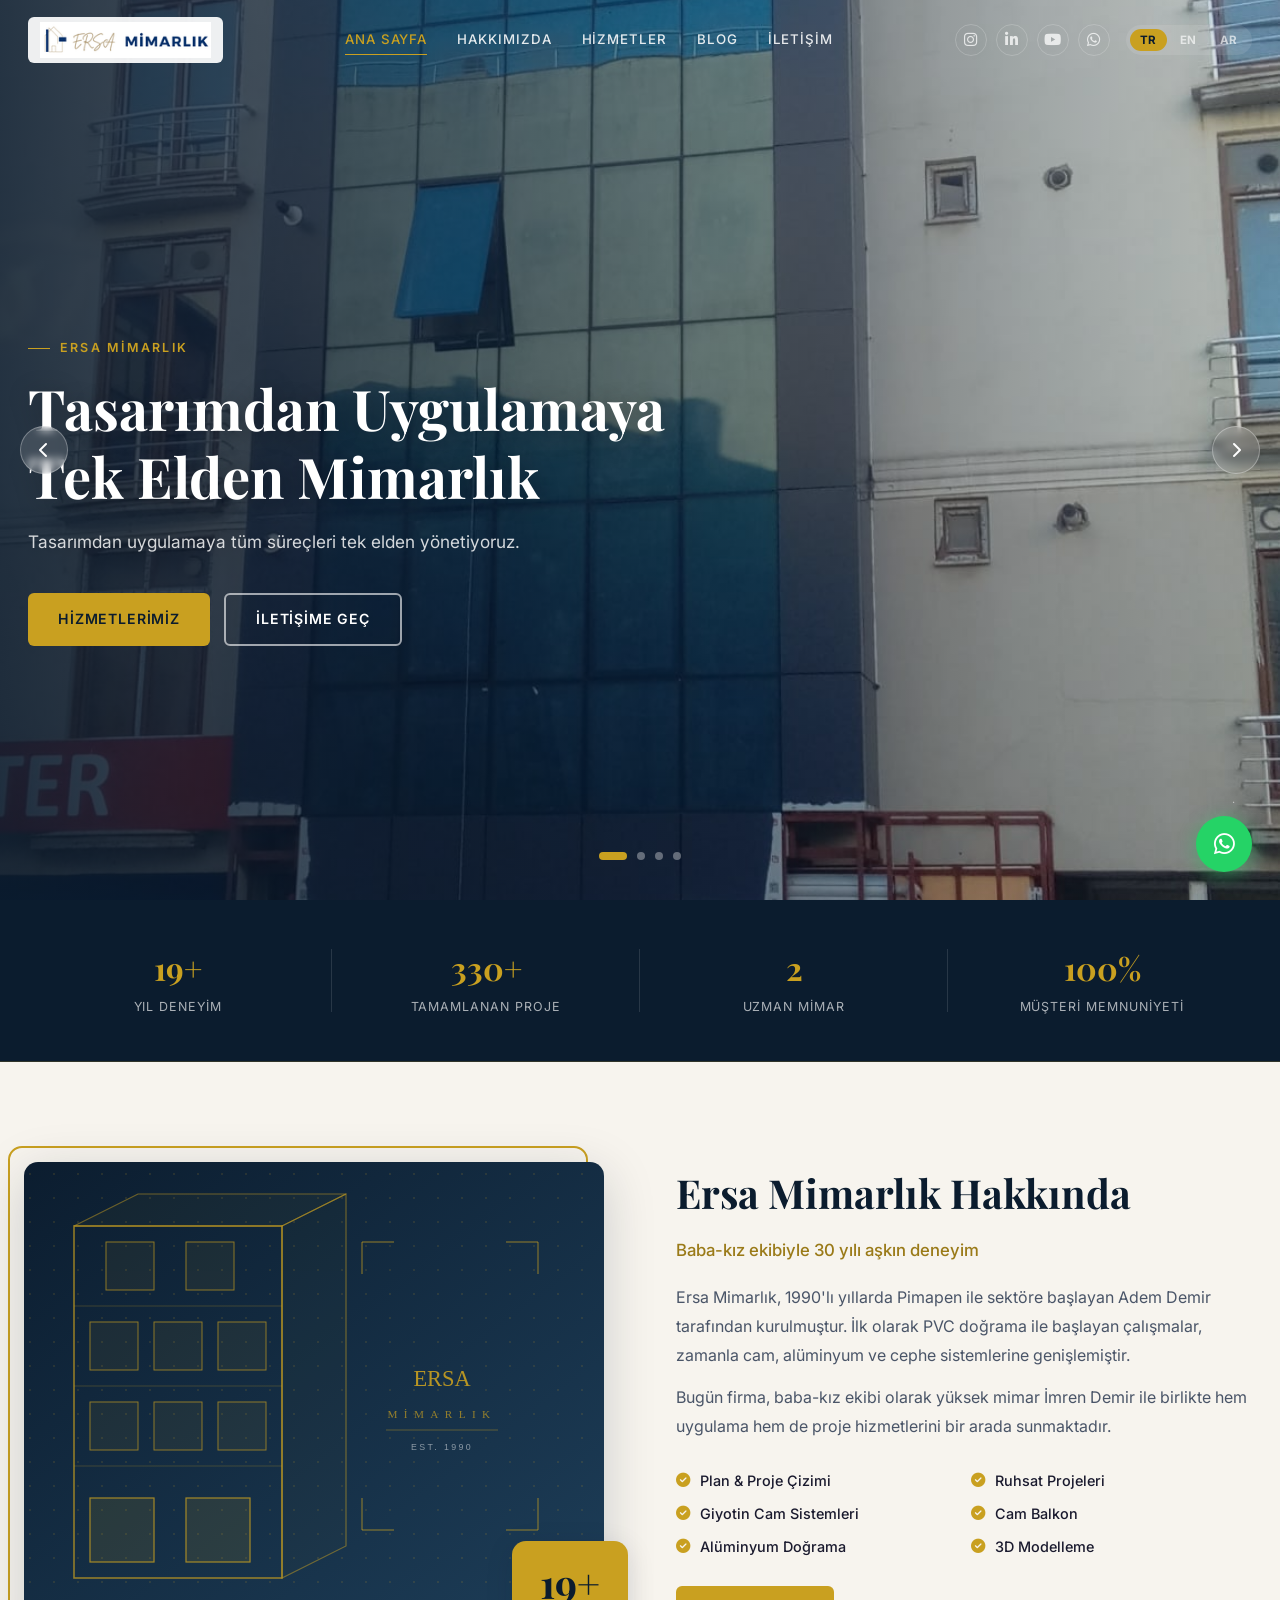
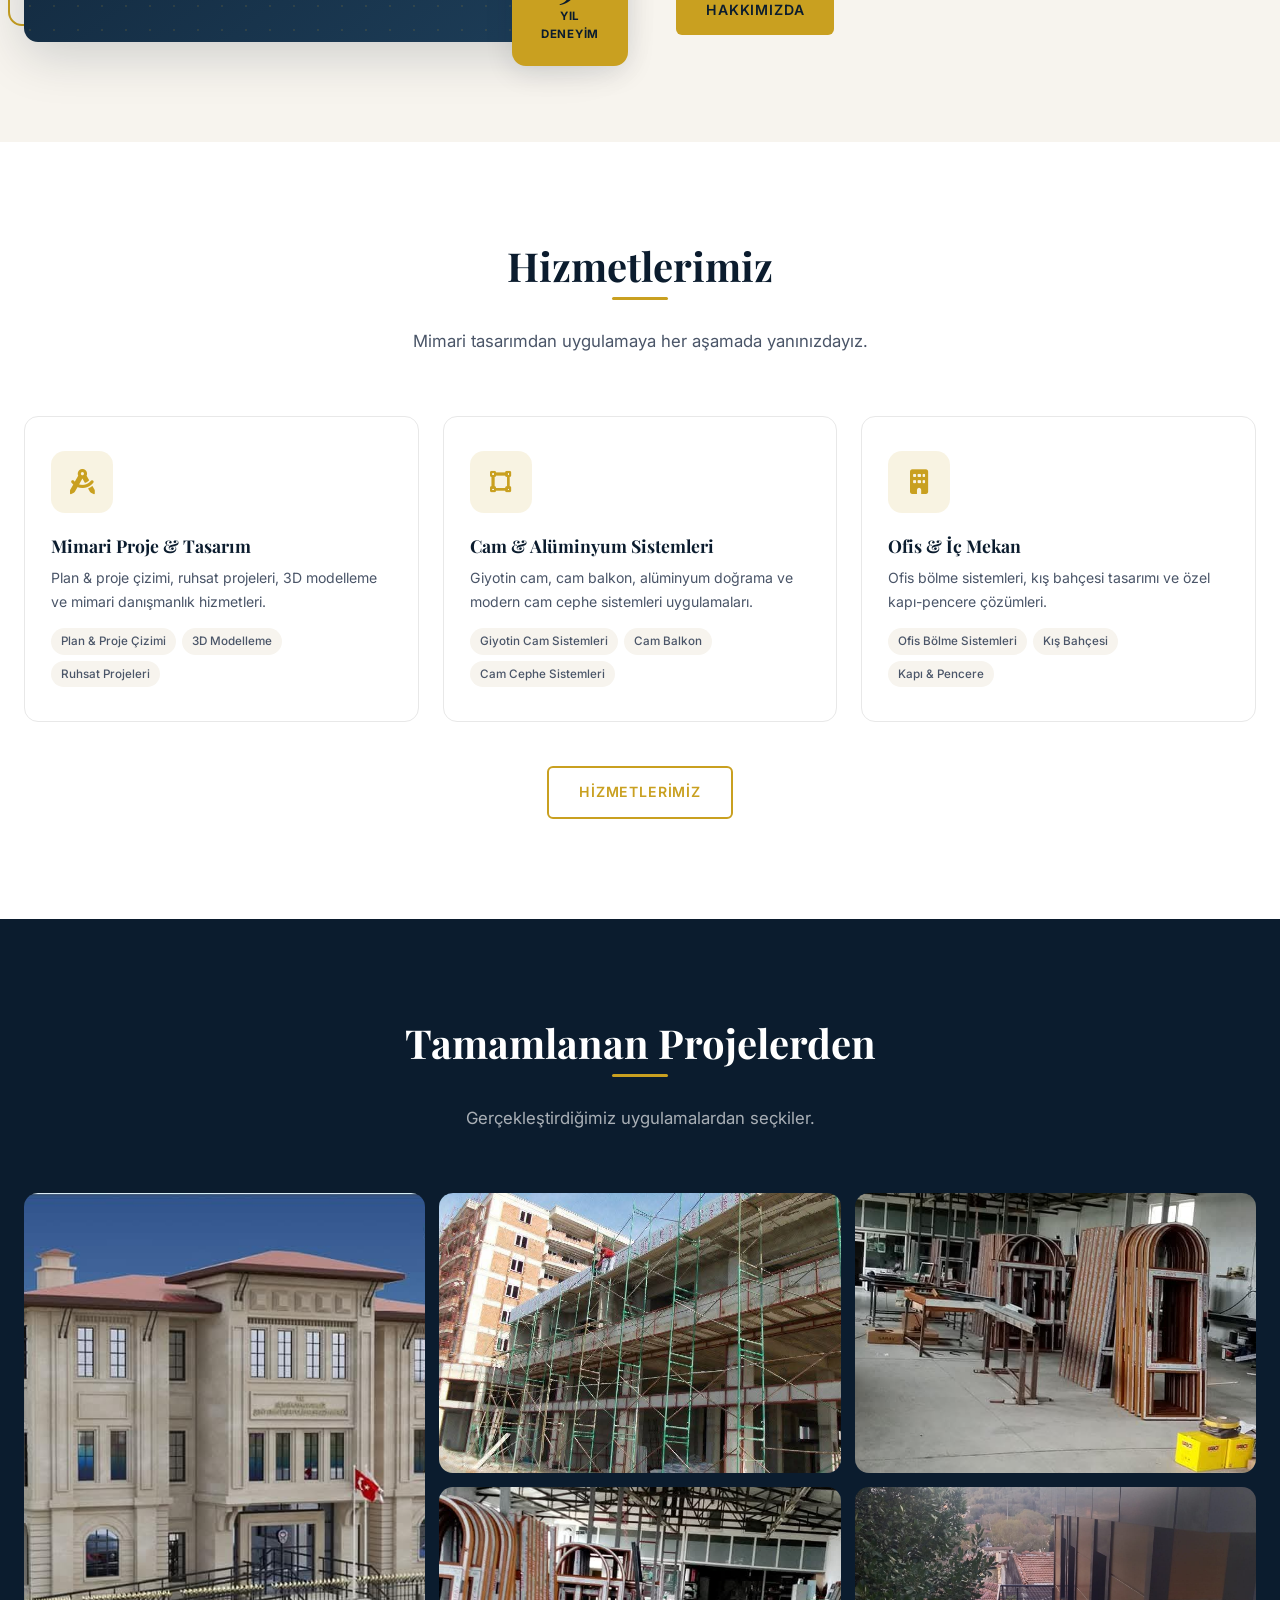
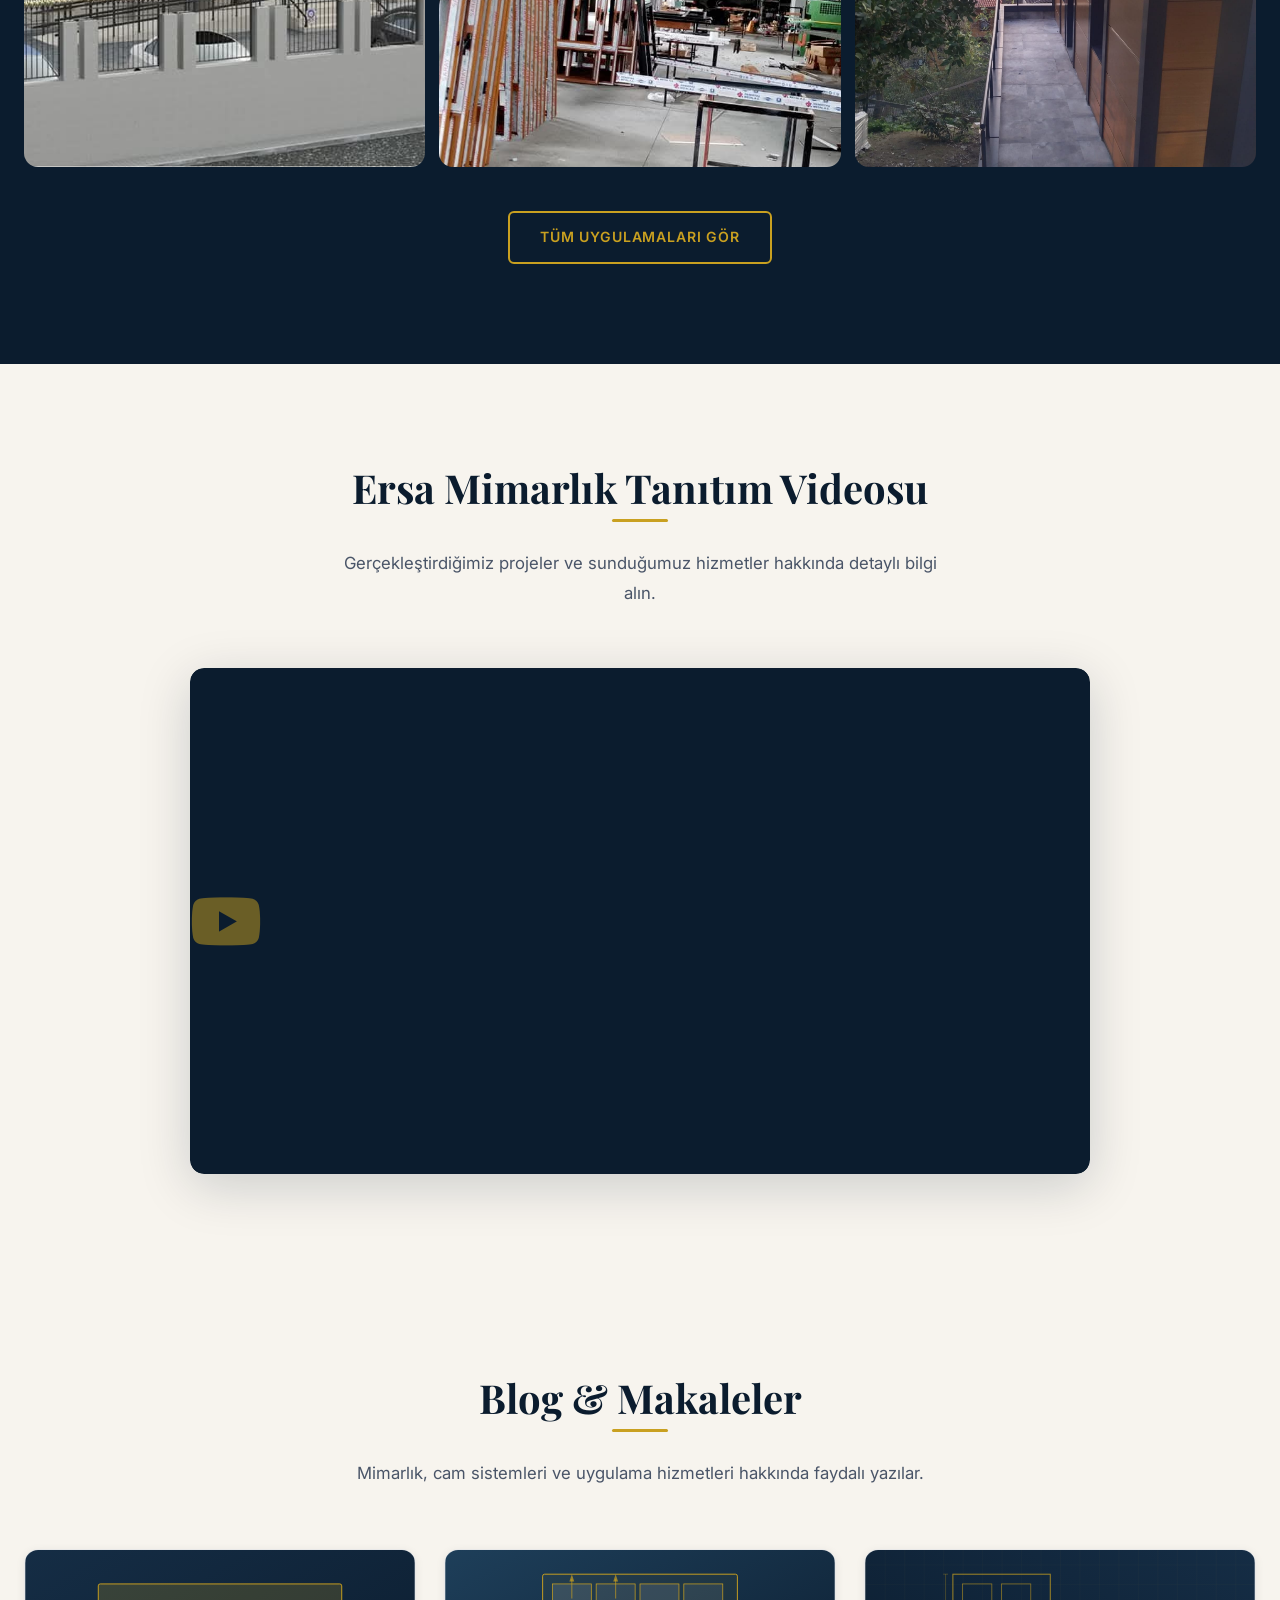
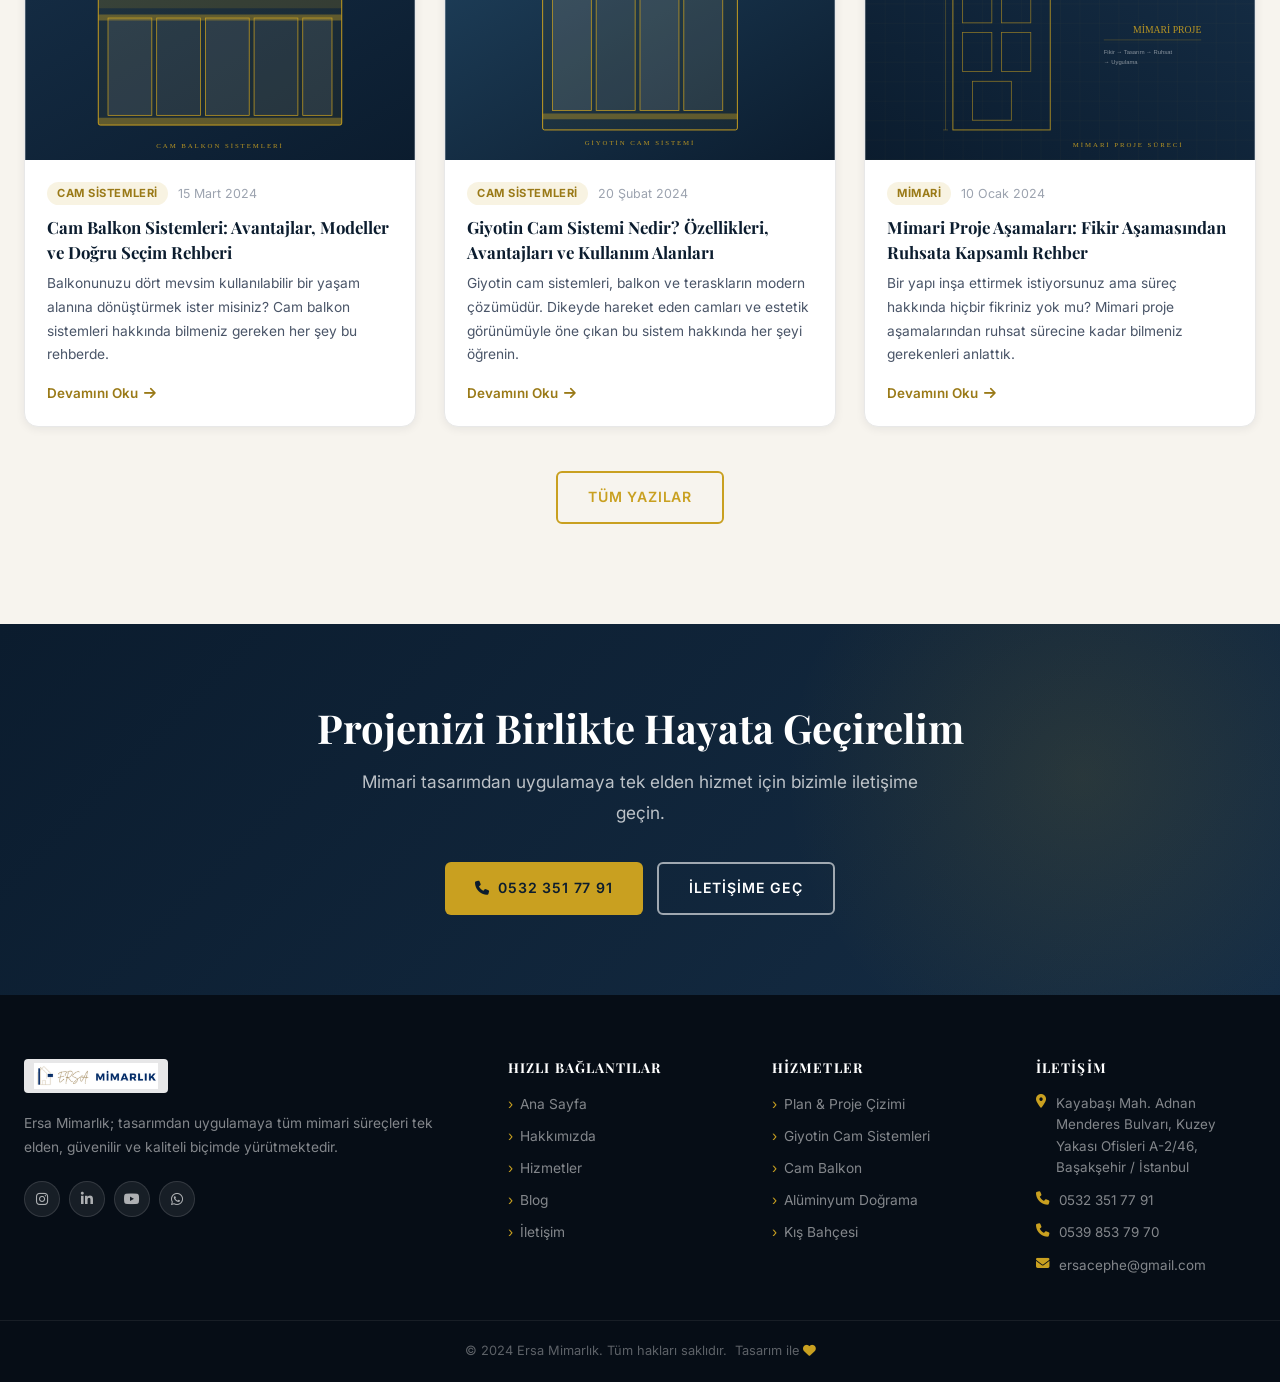
<file: index.html>
<!DOCTYPE html>
<html lang="tr">
<head>
  <meta charset="UTF-8">
  <meta name="viewport" content="width=device-width, initial-scale=1.0">
  <!-- SEO Meta Etiketleri -->
  <title>Ersa Mimarlık — Tasarımdan Uygulamaya Tek Elden Mimarlık | Başakşehir İstanbul</title>
  <meta name="description" content="Ersa Mimarlık; cam balkon, giyotin cam, alüminyum doğrama, cam cephe sistemleri ile mimari proje ve ruhsat hizmetlerini Başakşehir İstanbul'da sunmaktadır.">
  <meta name="keywords" content="ersa mimarlık, cam balkon, giyotin cam, alüminyum doğrama, cam cephe, mimari proje, ruhsat, başakşehir, istanbul">
  <meta name="author" content="Ersa Mimarlık">
  <meta name="robots" content="index, follow">
  <!-- Open Graph -->
  <meta property="og:title" content="Ersa Mimarlık — Tasarımdan Uygulamaya Tek Elden">
  <meta property="og:description" content="Cam balkon, giyotin cam, alüminyum doğrama ve mimari proje hizmetleri.">
  <meta property="og:type" content="website">
  <meta property="og:locale" content="tr_TR">
  <!-- Canonical -->
  <link rel="canonical" href="https://www.ersamimarlik.com/">
  <!-- Fontlar -->
  <link rel="preconnect" href="https://fonts.googleapis.com">
  <link rel="preconnect" href="https://fonts.gstatic.com" crossorigin>
  <link href="https://fonts.googleapis.com/css2?family=Playfair+Display:wght@400;600;700;900&family=Inter:wght@300;400;500;600&family=Noto+Naskh+Arabic:wght@400;600;700&display=swap" rel="stylesheet">
  <!-- Font Awesome -->
  <link rel="stylesheet" href="https://cdnjs.cloudflare.com/ajax/libs/font-awesome/6.5.0/css/all.min.css">
  <!-- Stil -->
  <link rel="stylesheet" href="css/style.css">

  <!-- Yapılandırılmış Veri (Schema.org) -->
  <script type="application/ld+json">
  {
    "@context": "https://schema.org",
    "@type": "LocalBusiness",
    "name": "Ersa Mimarlık",
    "description": "Cam balkon, giyotin cam, alüminyum doğrama ve mimari proje hizmetleri",
    "address": {
      "@type": "PostalAddress",
      "streetAddress": "Kayabaşı Mah. Adnan Menderes Bulvarı, Kuzey Yakası Ofisleri A-2 Blok No:46",
      "addressLocality": "Başakşehir",
      "addressRegion": "İstanbul",
      "addressCountry": "TR"
    },
    "telephone": ["+905323517791", "+905398537970"],
    "email": "ersacephe@gmail.com",
    "url": "https://www.ersamimarlik.com"
  }
  </script>
</head>
<body>

  <!-- Sayfa Loader -->
  <div class="page-loader" id="pageLoader">
    <div class="loader-inner">
      <img src="images/logo-nav.png" alt="Ersa Mimarlık">
      <div class="loader-bar"><div class="loader-fill"></div></div>
    </div>
  </div>

  <!-- WhatsApp Yüzen Buton -->
  <div id="wa-placeholder"></div>

  <!-- Geri Dön Butonu -->
  <a class="back-to-top" id="backToTop" aria-label="Yukarı Dön"><i class="fas fa-chevron-up"></i></a>

  <!-- Header (components.js tarafından enjekte edilir) -->
  <div id="header-placeholder"></div>

  <!-- ================================================
       HERO SLİDER
       Slayt görsellerini değiştirmek için aşağıdaki
       <img src="..."> yollarını güncelleyin.
       ================================================ -->
  <section class="hero" aria-label="Ana Görsel">
    <div class="slider-arrows">
      <button class="slider-arrow" id="sliderPrev" aria-label="Önceki"><i class="fas fa-chevron-left"></i></button>
      <button class="slider-arrow" id="sliderNext" aria-label="Sonraki"><i class="fas fa-chevron-right"></i></button>
    </div>

    <!-- SLAYT 1 -->
    <div class="slide active">
      <!-- HERO GÖRSELİ 1: images/uygulamalar/ klasöründen değiştirilebilir -->
      <img class="slide-img" src="images/uygulamalar/dis-cephe1.jpeg" alt="Ersa Mimarlık — Cephe Uygulaması" loading="eager">
      <div class="slide-overlay"></div>
      <div class="slide-content">
        <div class="slide-text">
          <span class="slide-label" data-i18n="hero1_label"></span>
          <h1 data-i18n="hero1_title"></h1>
          <p class="slogan" data-i18n="hero1_slogan"></p>
          <div class="slide-btns">
            <a href="hizmetler.html" class="btn btn-primary" data-i18n="btn_services"></a>
            <a href="iletisim.html" class="btn btn-outline-white" data-i18n="btn_contact"></a>
          </div>
        </div>
      </div>
    </div>

    <!-- SLAYT 2 -->
    <div class="slide">
      <!-- HERO GÖRSELİ 2 -->
      <img class="slide-img" src="images/uygulamalar/dis-cephe2.jpeg" alt="Ersa Mimarlık — Cam Sistemleri" loading="lazy">
      <div class="slide-overlay"></div>
      <div class="slide-content">
        <div class="slide-text">
          <span class="slide-label" data-i18n="hero2_label"></span>
          <h1 data-i18n="hero2_title"></h1>
          <p class="slogan" data-i18n="hero2_slogan"></p>
          <div class="slide-btns">
            <a href="hizmetler.html" class="btn btn-primary" data-i18n="btn_services"></a>
            <a href="hakkimizda.html" class="btn btn-outline-white" data-i18n="btn_about"></a>
          </div>
        </div>
      </div>
    </div>

    <!-- SLAYT 3 -->
    <div class="slide">
      <!-- HERO GÖRSELİ 3 -->
      <img class="slide-img" src="images/uygulamalar/dis-cephe3.jpeg" alt="Ersa Mimarlık — Mimari Projeler" loading="lazy">
      <div class="slide-overlay"></div>
      <div class="slide-content">
        <div class="slide-text">
          <span class="slide-label" data-i18n="hero3_label"></span>
          <h1 data-i18n="hero3_title"></h1>
          <p class="slogan" data-i18n="hero3_slogan"></p>
          <div class="slide-btns">
            <a href="hizmetler.html" class="btn btn-primary" data-i18n="btn_projects"></a>
            <a href="iletisim.html" class="btn btn-outline-white" data-i18n="btn_contact"></a>
          </div>
        </div>
      </div>
    </div>

    <!-- SLAYT 4 -->
    <div class="slide">
      <!-- HERO GÖRSELİ 4 -->
      <img class="slide-img" src="images/uygulamalar/dis-cephe4.jpeg" alt="Ersa Mimarlık — 30 Yıl Deneyim" loading="lazy">
      <div class="slide-overlay"></div>
      <div class="slide-content">
        <div class="slide-text">
          <span class="slide-label" data-i18n="hero4_label"></span>
          <h1 data-i18n="hero4_title"></h1>
          <p class="slogan" data-i18n="hero4_slogan"></p>
          <div class="slide-btns">
            <a href="hakkimizda.html" class="btn btn-primary" data-i18n="btn_about"></a>
            <a href="iletisim.html" class="btn btn-outline-white" data-i18n="btn_contact"></a>
          </div>
        </div>
      </div>
    </div>

    <!-- Slider Noktaları -->
    <div class="slider-controls">
      <button class="slider-dot active" aria-label="Slayt 1"></button>
      <button class="slider-dot" aria-label="Slayt 2"></button>
      <button class="slider-dot" aria-label="Slayt 3"></button>
      <button class="slider-dot" aria-label="Slayt 4"></button>
    </div>

    <!-- Scroll Göstergesi -->
    <div class="scroll-indicator">
      <span>.</span>
      <div class="scroll-line"></div>
    </div>
  </section>

  <!-- ================================================
       İSTATİSTİKLER
       Rakamları değiştirmek için data-target ve
       data-i18n değerlerini güncelleyin
       ================================================ -->
  <div class="stats-bar">
    <div class="container">
      <div class="stats-grid">
        <div class="stat-item fade-in">
          <span class="stat-number count-up" data-target="30" data-suffix="+" data-i18n="stat1_num"></span>
          <span class="stat-label" data-i18n="stat1_lbl"></span>
        </div>
        <div class="stat-item fade-in delay-1">
          <span class="stat-number count-up" data-target="500" data-suffix="+" data-i18n="stat2_num"></span>
          <span class="stat-label" data-i18n="stat2_lbl"></span>
        </div>
        <div class="stat-item fade-in delay-2">
          <span class="stat-number" data-i18n="stat3_num"></span>
          <span class="stat-label" data-i18n="stat3_lbl"></span>
        </div>
        <div class="stat-item fade-in delay-3">
          <span class="stat-number" data-i18n="stat4_num"></span>
          <span class="stat-label" data-i18n="stat4_lbl"></span>
        </div>
      </div>
    </div>
  </div>

  <main>

    <!-- ================================================
         HAKKIMIZDA TANITIM
         Metin değişikliği için js/lang.js dosyasındaki
         about_* anahtarlarını güncelleyin
         ================================================ -->
    <section class="about-teaser section-padding" aria-label="Hakkımızda">
      <div class="container">
        <div class="about-teaser-grid">
          <!-- HAKKIMIZDA GÖRSELİ: Değiştirmek için aşağıdaki src'yi güncelleyin -->
          <div class="about-teaser-img fade-in">
            <img src="images/placeholders/about-img.svg" alt="Ersa Mimarlık — Ofis" loading="lazy">
            <div class="about-badge">
              <span class="big-num count-up" data-target="30" data-suffix="+">30+</span>
              <span class="badge-lbl">Yıl<br>Deneyim</span>
            </div>
          </div>

          <div class="about-teaser-content fade-in delay-2">
            <h2 data-i18n="about_title"></h2>
            <p class="lead" data-i18n="about_lead"></p>
            <p data-i18n="about_p1"></p>
            <p data-i18n="about_p2"></p>

            <div class="features-list">
              <div class="feature-item"><i class="fas fa-check-circle"></i><span data-i18n="feat1"></span></div>
              <div class="feature-item"><i class="fas fa-check-circle"></i><span data-i18n="feat2"></span></div>
              <div class="feature-item"><i class="fas fa-check-circle"></i><span data-i18n="feat3"></span></div>
              <div class="feature-item"><i class="fas fa-check-circle"></i><span data-i18n="feat4"></span></div>
              <div class="feature-item"><i class="fas fa-check-circle"></i><span data-i18n="feat5"></span></div>
              <div class="feature-item"><i class="fas fa-check-circle"></i><span data-i18n="feat6"></span></div>
            </div>

            <a href="hakkimizda.html" class="btn btn-primary" data-i18n="btn_about"></a>
          </div>
        </div>
      </div>
    </section>

    <!-- ================================================
         HİZMETLER GENEL BAKIŞ
         Hizmet başlık ve açıklamalarını lang.js içinde güncelleyin
         ================================================ -->
    <section class="services-overview section-padding" aria-label="Hizmetlerimiz">
      <div class="container">
        <div class="section-header fade-in">
          <h2 data-i18n="services_title"></h2>
          <p data-i18n="services_desc"></p>
        </div>
        <div class="services-grid">
          <div class="service-card fade-in delay-1">
            <div class="service-icon"><i class="fas fa-drafting-compass"></i></div>
            <h3 data-i18n="svc1_title"></h3>
            <p data-i18n="svc1_desc"></p>
            <div class="service-sub-items">
              <span class="service-tag" data-i18n="svc_proje_title"></span>
              <span class="service-tag" data-i18n="svc_3d_title"></span>
              <span class="service-tag" data-i18n="svc_ruhsat_title"></span>
            </div>
          </div>
          <div class="service-card fade-in delay-2">
            <div class="service-icon"><i class="fas fa-vector-square"></i></div>
            <h3 data-i18n="svc2_title"></h3>
            <p data-i18n="svc2_desc"></p>
            <div class="service-sub-items">
              <span class="service-tag" data-i18n="svc_giyotin_title"></span>
              <span class="service-tag" data-i18n="svc_cambalkon_title"></span>
              <span class="service-tag" data-i18n="svc_cephe_title"></span>
            </div>
          </div>
          <div class="service-card fade-in delay-3">
            <div class="service-icon"><i class="fas fa-building"></i></div>
            <h3 data-i18n="svc3_title"></h3>
            <p data-i18n="svc3_desc"></p>
            <div class="service-sub-items">
              <span class="service-tag" data-i18n="svc_ofis_title"></span>
              <span class="service-tag" data-i18n="svc_kisbahce_title"></span>
              <span class="service-tag" data-i18n="svc_kapipencere_title"></span>
            </div>
          </div>
        </div>
        <div style="text-align:center; margin-top:44px">
          <a href="hizmetler.html" class="btn btn-outline" data-i18n="btn_services"></a>
        </div>
      </div>
    </section>

    <!-- ================================================
         ÖRNEK PROJELER GALERİSİ
         Görselleri images/uygulamalar/ klasöründen değiştirin
         ================================================ -->
    <section class="projects-section section-padding" aria-label="Projeler">
      <div class="container">
        <div class="section-header fade-in">
          <h2 data-i18n="projects_title"></h2>
          <p data-i18n="projects_desc"></p>
        </div>
        <div class="projects-grid">
          <!-- PROJE GÖRSELLERİ: src değerlerini değiştirebilirsiniz -->
          <div class="project-item fade-in">
            <img src="images/uygulamalar/a.jpeg" alt="Proje 1" loading="lazy">
            <div class="project-overlay">
              <div class="project-info"><h4>Cam Cephe</h4><span>İstanbul</span></div>
            </div>
          </div>
          <div class="project-item fade-in delay-1">
            <img src="images/uygulamalar/b.jpeg" alt="Proje 2" loading="lazy">
            <div class="project-overlay">
              <div class="project-info"><h4>Cam Balkon</h4><span>Başakşehir</span></div>
            </div>
          </div>
          <div class="project-item fade-in delay-2">
            <img src="images/uygulamalar/c.jpeg" alt="Proje 3" loading="lazy">
            <div class="project-overlay">
              <div class="project-info"><h4>Alüminyum Doğrama</h4><span>İstanbul</span></div>
            </div>
          </div>
          <div class="project-item fade-in delay-3">
            <img src="images/uygulamalar/d.jpeg" alt="Proje 4" loading="lazy">
            <div class="project-overlay">
              <div class="project-info"><h4>Giyotin Cam</h4><span>Esenyurt</span></div>
            </div>
          </div>
          <div class="project-item fade-in delay-4">
            <img src="images/uygulamalar/e.jpeg" alt="Proje 5" loading="lazy">
            <div class="project-overlay">
              <div class="project-info"><h4>Ofis Bölme</h4><span>İkitelli</span></div>
            </div>
          </div>
        </div>
        <div class="projects-cta fade-in">
          <a href="hizmetler.html" class="btn btn-outline" style="border-color:var(--gold);color:var(--gold)" data-i18n="proj_all"></a>
        </div>
      </div>
    </section>

    <!-- ================================================
         YOUTUBE VİDEO
         Video ID'yi js/video.js içinde değiştirebilirsiniz
         ================================================ -->
    <section class="video-section section-padding" aria-label="Tanıtım Videosu">
      <div class="container">
        <div class="section-header fade-in">
          <h2 data-i18n="video_title"></h2>
          <p data-i18n="video_desc"></p>
        </div>
        <div class="video-container fade-in">
          <!-- YT videosu js/video.js tarafından buraya eklenir -->
          <div id="ytWrapper" style="width:100%;aspect-ratio:16/9;background:var(--navy);border-radius:var(--radius-lg);display:flex;align-items:center;justify-content:center;">
            <i class="fab fa-youtube" style="font-size:4rem;color:var(--gold);opacity:0.5"></i>
          </div>
        </div>
      </div>
    </section>

    <!-- ================================================
         BLOG ÖNİZLEME
         Makaleler data/blog/articles.js dosyasından gelir
         ================================================ -->
    <section class="blog-preview section-padding bg-off-white" aria-label="Blog">
      <div class="container">
        <div class="section-header fade-in">
          <h2 data-i18n="blog_title"></h2>
          <p data-i18n="blog_desc"></p>
        </div>
        <div class="blog-grid" id="blogPreviewContainer">
          <!-- blog.js tarafından doldurulur -->
        </div>
        <div style="text-align:center;margin-top:44px" class="fade-in">
          <a href="blog.html" class="btn btn-outline" data-i18n="btn_all_blog"></a>
        </div>
      </div>
    </section>

    <!-- CTA -->
    <section class="cta-section" aria-label="İletişim CTA">
      <div class="container">
        <div class="cta-content fade-in">
          <h2 data-i18n="cta_title"></h2>
          <p data-i18n="cta_desc"></p>
          <div class="cta-btns">
            <a href="tel:+905323517791" class="btn btn-primary"><i class="fas fa-phone"></i> 0532 351 77 91</a>
            <a href="iletisim.html" class="btn btn-outline-white" data-i18n="btn_contact"></a>
          </div>
        </div>
      </div>
    </section>

  </main>

  <!-- Footer (components.js tarafından enjekte edilir) -->
  <div id="footer-placeholder"></div>

  <!-- Scripts -->
  <script src="data/blog/articles.js"></script>
  <script src="js/components.js"></script>
  <script src="js/lang.js"></script>
  <script src="js/main.js"></script>
  <script src="js/slider.js"></script>
  <script src="js/video.js"></script>
  <script src="js/blog.js"></script>
  <script>
    document.addEventListener('DOMContentLoaded', () => {
      initComponents('home');
      initLang();
      renderBlogPreview('blogPreviewContainer');
      initBlogLangListeners();
    });
  </script>
</body>
</html>
</file>
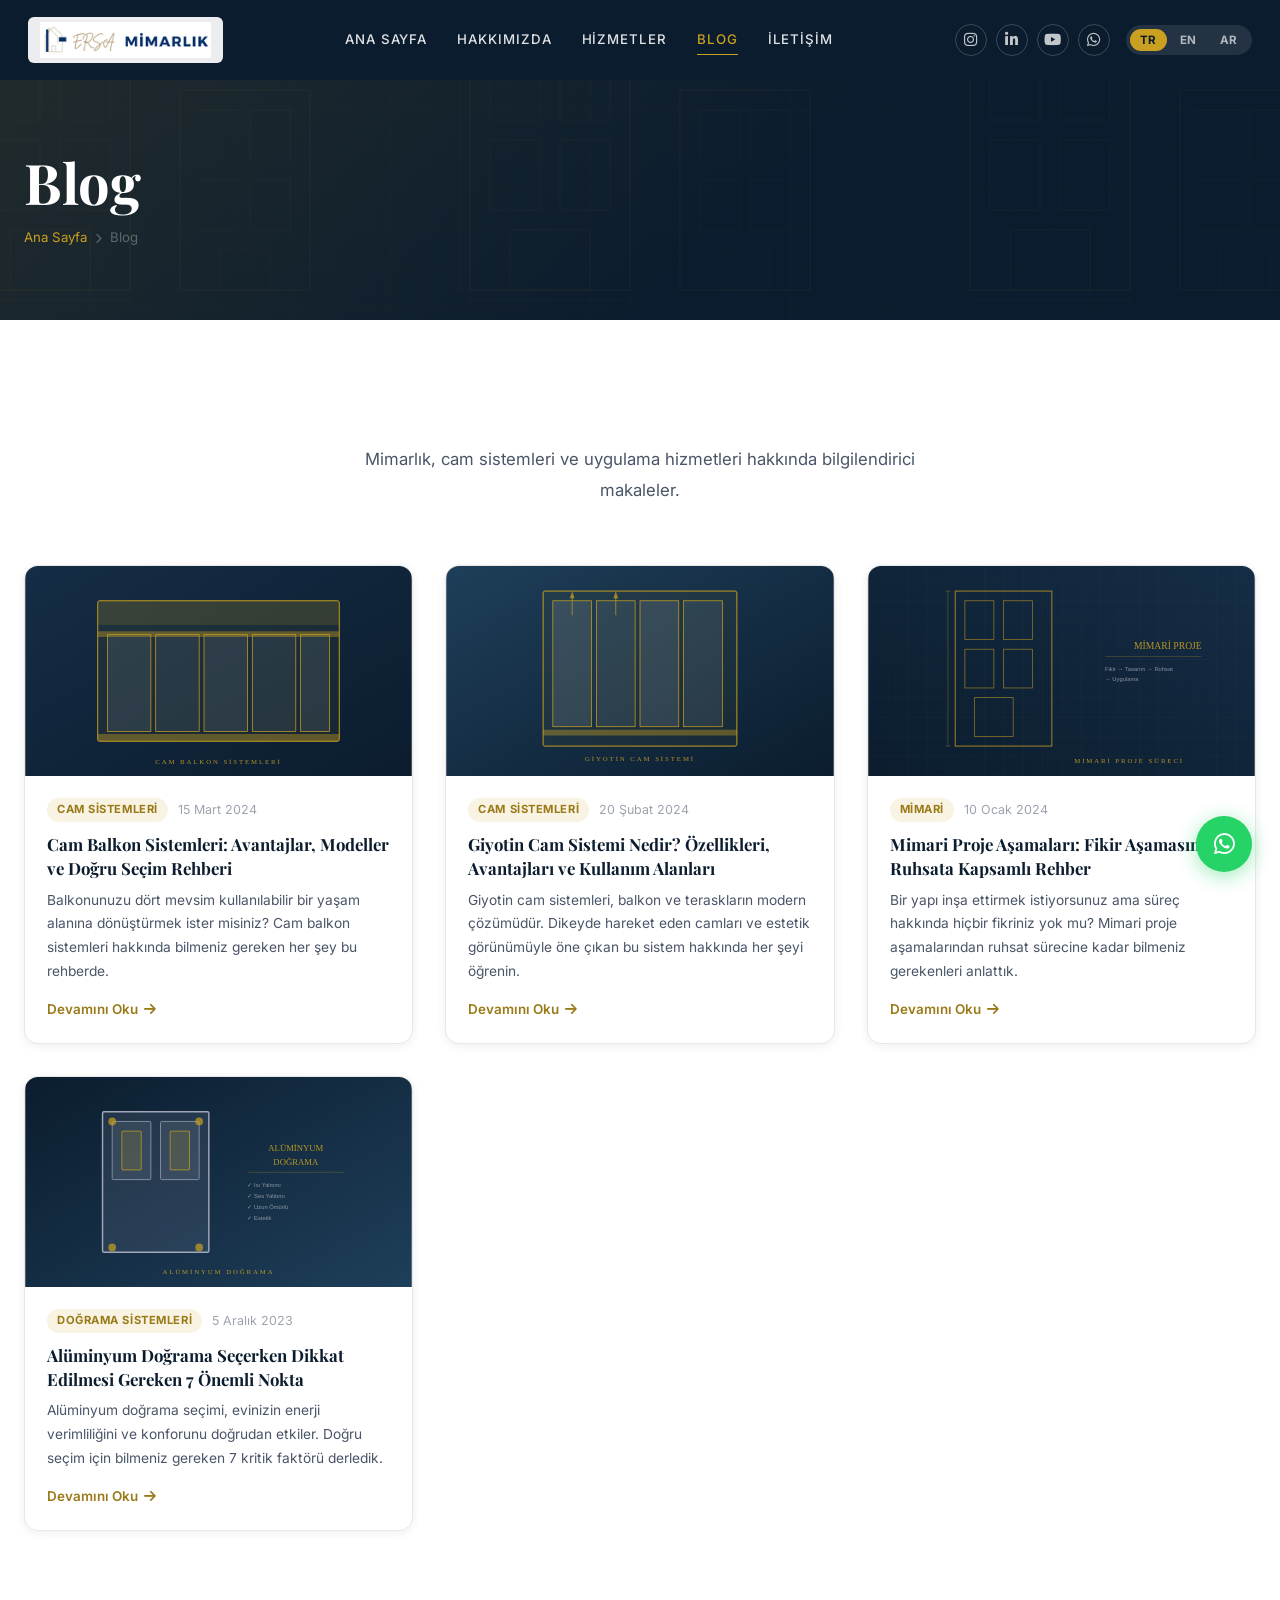
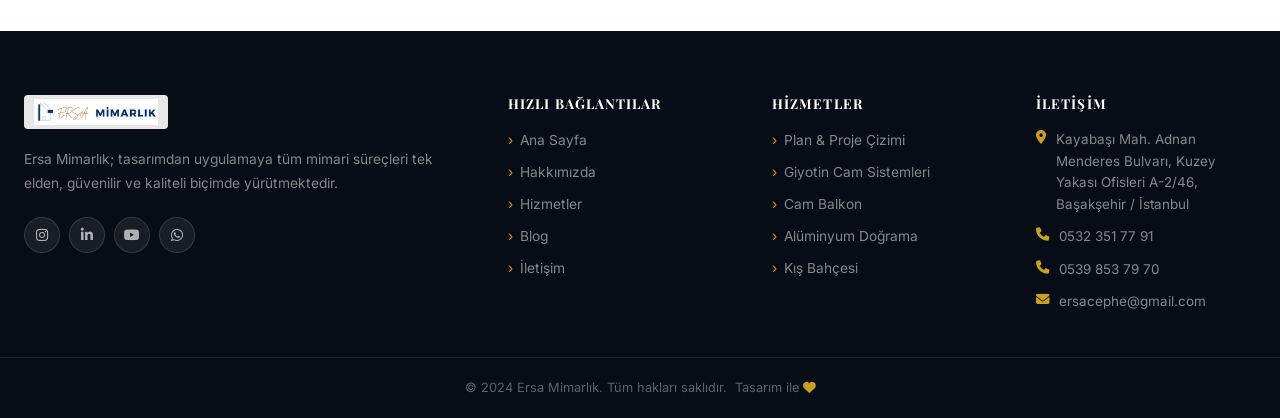
<file: blog.html>
<!DOCTYPE html>
<html lang="tr">
<head>
  <meta charset="UTF-8">
  <meta name="viewport" content="width=device-width, initial-scale=1.0">
  <title>Blog — Ersa Mimarlık | Cam Sistemleri ve Mimarlık Makaleleri</title>
  <meta name="description" content="Ersa Mimarlık blog: cam balkon, giyotin cam, alüminyum doğrama ve mimari proje süreçleri hakkında uzman yazılar ve rehberler.">
  <meta name="keywords" content="cam balkon blog, giyotin cam nedir, alüminyum doğrama seçimi, mimari proje aşamaları, ersa mimarlık blog">
  <link rel="canonical" href="https://www.ersamimarlik.com/blog.html">
  <link rel="preconnect" href="https://fonts.googleapis.com">
  <link rel="preconnect" href="https://fonts.gstatic.com" crossorigin>
  <link href="https://fonts.googleapis.com/css2?family=Playfair+Display:wght@400;600;700;900&family=Inter:wght@300;400;500;600&family=Noto+Naskh+Arabic:wght@400;600;700&display=swap" rel="stylesheet">
  <link rel="stylesheet" href="https://cdnjs.cloudflare.com/ajax/libs/font-awesome/6.5.0/css/all.min.css">
  <link rel="stylesheet" href="css/style.css">
</head>
<body>

  <div class="page-loader" id="pageLoader">
    <div class="loader-inner">
      <img src="images/logo-nav.png" alt="Ersa Mimarlık">
      <div class="loader-bar"><div class="loader-fill"></div></div>
    </div>
  </div>

  <div id="wa-placeholder"></div>
  <a class="back-to-top" id="backToTop" aria-label="Yukarı Dön"><i class="fas fa-chevron-up"></i></a>
  <div id="header-placeholder"></div>

  <div class="page-header">
    <div class="container">
      <h1 data-i18n="blog_page_title"></h1>
      <nav class="breadcrumb" aria-label="Breadcrumb">
        <a href="index.html" data-i18n="nav_home"></a>
        <span><i class="fas fa-chevron-right" style="font-size:.65rem"></i></span>
        <span data-i18n="nav_blog"></span>
      </nav>
    </div>
  </div>

  <main>
    <!-- ================================================
         BLOG MAKALE LİSTESİ
         Makaleler data/blog/articles.js dosyasından gelir.
         Yeni makale eklemek için o dosyayı düzenleyin.
         ================================================ -->
    <section class="blog-list section-padding">
      <div class="container">
        <div class="section-header fade-in">
          <p data-i18n="blog_page_desc"></p>
        </div>
        <div class="blog-list-grid" id="blogListContainer">
          <!-- blog.js tarafından doldurulur -->
          <div style="grid-column:1/-1;text-align:center;padding:60px;color:var(--gray-400)">
            <i class="fas fa-spinner fa-spin" style="font-size:2rem;color:var(--gold)"></i>
          </div>
        </div>
      </div>
    </section>
  </main>

  <div id="footer-placeholder"></div>

  <script src="data/blog/articles.js"></script>
  <script src="js/components.js"></script>
  <script src="js/lang.js"></script>
  <script src="js/main.js"></script>
  <script src="js/blog.js"></script>
  <script>
    document.addEventListener('DOMContentLoaded', () => {
      initComponents('blog');
      initLang();
      renderBlogList('blogListContainer');
      initBlogLangListeners();
    });
  </script>
</body>
</html>
</file>
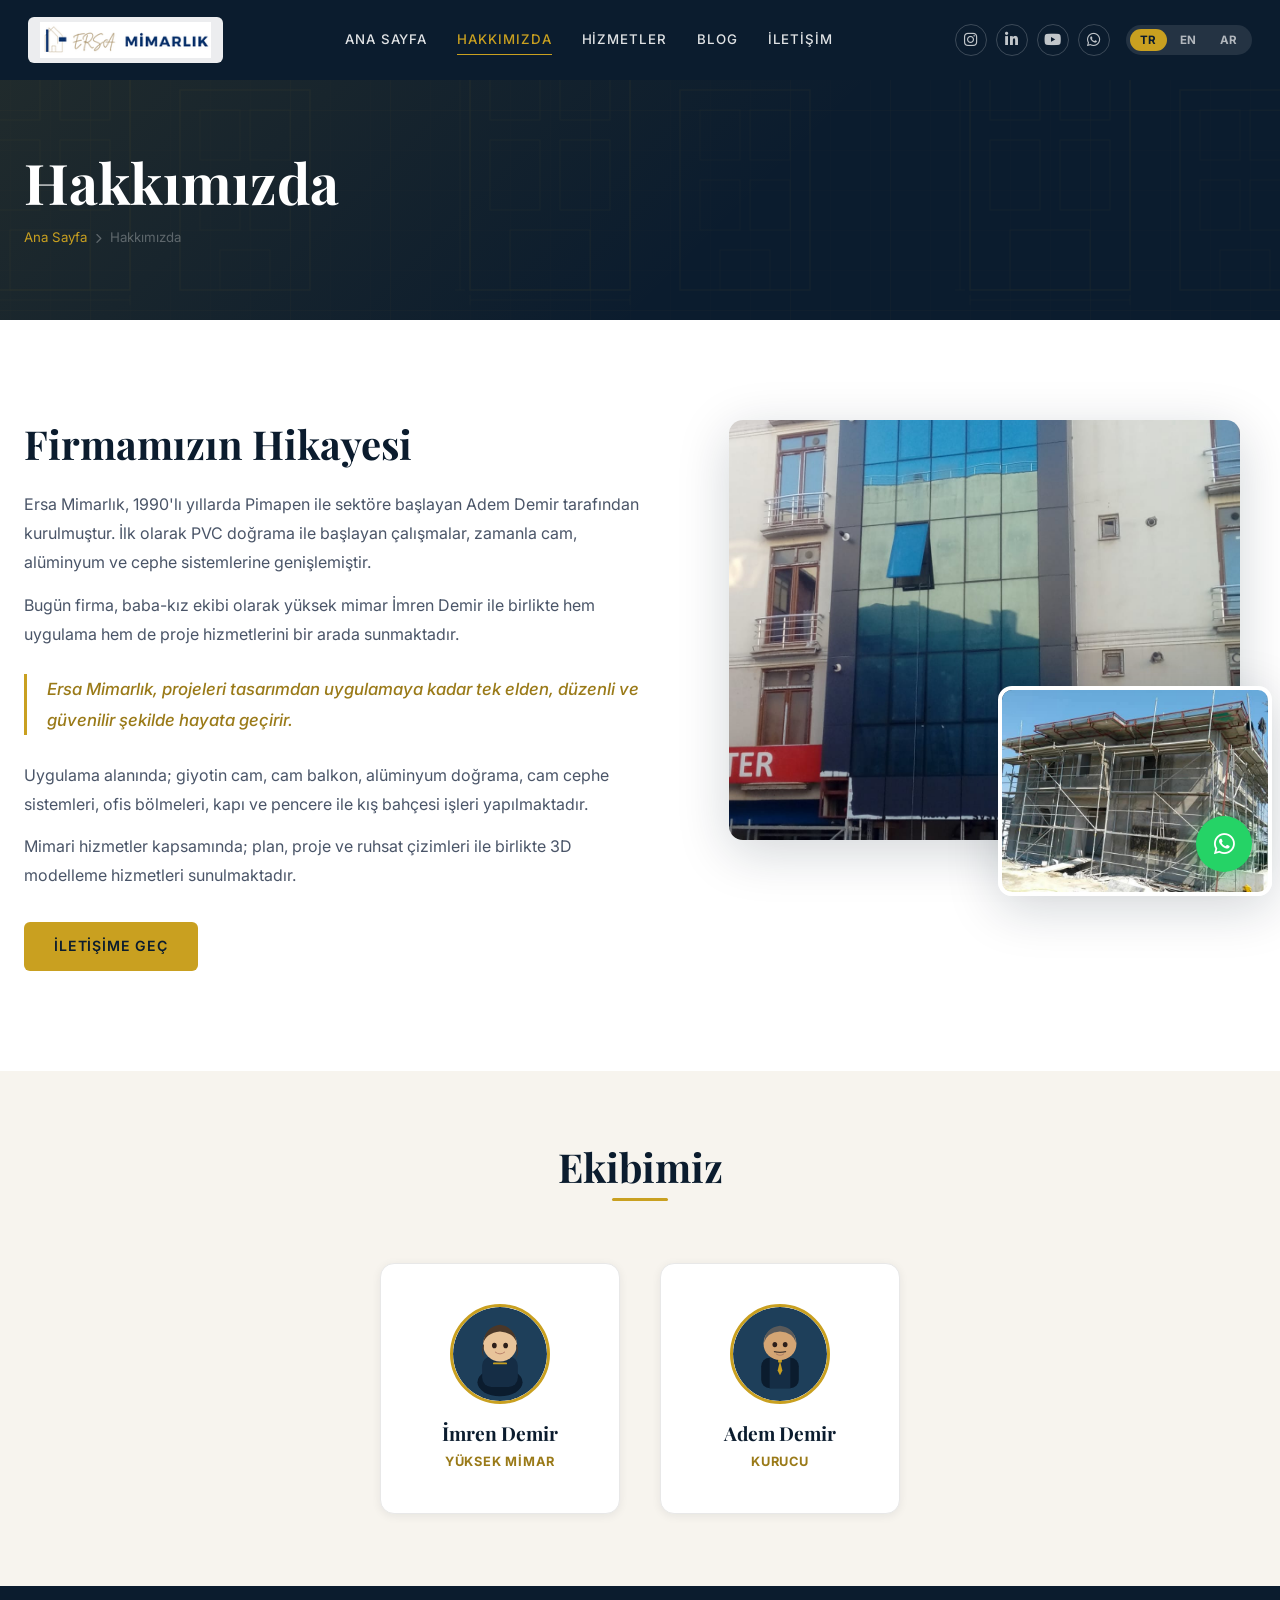
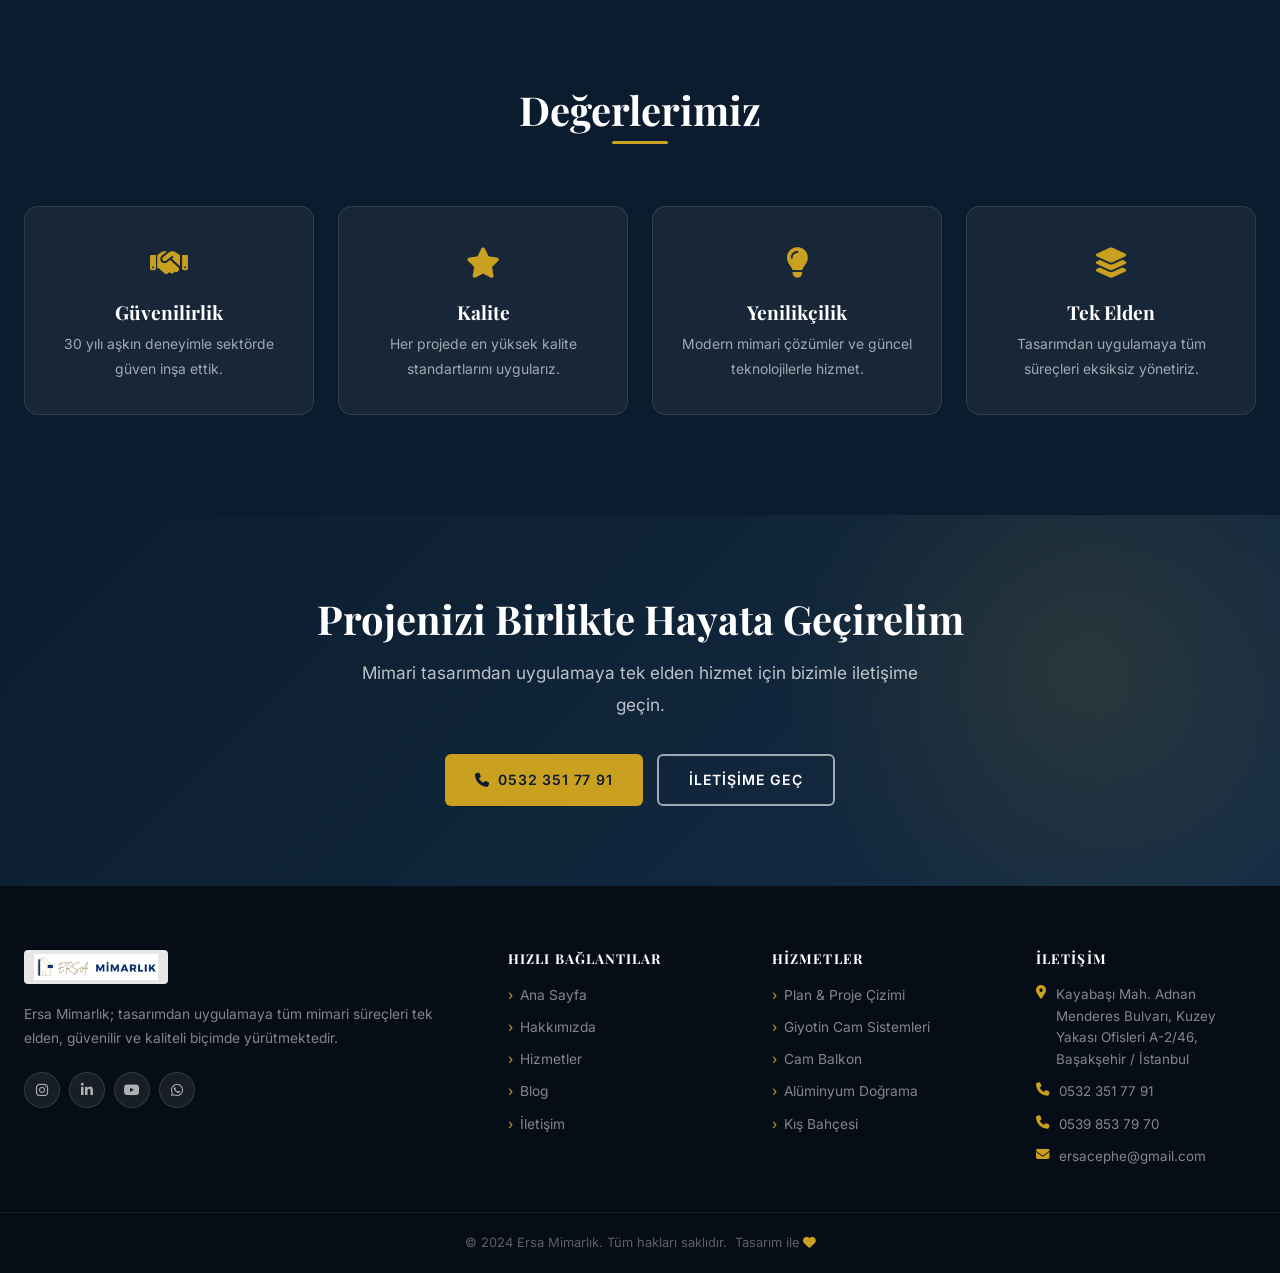
<file: hakkimizda.html>
<!DOCTYPE html>
<html lang="tr">
<head>
  <meta charset="UTF-8">
  <meta name="viewport" content="width=device-width, initial-scale=1.0">
  <title>Hakkımızda — Ersa Mimarlık | Başakşehir İstanbul</title>
  <meta name="description" content="Ersa Mimarlık, 1990'lı yıllardan bu yana Adem Demir ve mimar İmren Demir'in öncülüğünde cam, alüminyum ve mimari proje hizmetleri sunmaktadır.">
  <meta name="keywords" content="ersa mimarlık hakkında, adem demir, imren demir mimar, başakşehir mimarlık">
  <link rel="canonical" href="https://www.ersamimarlik.com/hakkimizda.html">
  <link rel="preconnect" href="https://fonts.googleapis.com">
  <link rel="preconnect" href="https://fonts.gstatic.com" crossorigin>
  <link href="https://fonts.googleapis.com/css2?family=Playfair+Display:wght@400;600;700;900&family=Inter:wght@300;400;500;600&family=Noto+Naskh+Arabic:wght@400;600;700&display=swap" rel="stylesheet">
  <link rel="stylesheet" href="https://cdnjs.cloudflare.com/ajax/libs/font-awesome/6.5.0/css/all.min.css">
  <link rel="stylesheet" href="css/style.css">
</head>
<body>

  <div class="page-loader" id="pageLoader">
    <div class="loader-inner">
      <img src="images/logo-nav.png" alt="Ersa Mimarlık">
      <div class="loader-bar"><div class="loader-fill"></div></div>
    </div>
  </div>

  <div id="wa-placeholder"></div>
  <a class="back-to-top" id="backToTop" aria-label="Yukarı Dön"><i class="fas fa-chevron-up"></i></a>
  <div id="header-placeholder"></div>

  <!-- ================================================
       SAYFA BAŞLIĞI
       ================================================ -->
  <div class="page-header">
    <div class="container">
      <h1 data-i18n="nav_about"></h1>
      <nav class="breadcrumb" aria-label="Breadcrumb">
        <a href="index.html" data-i18n="nav_home"></a>
        <span><i class="fas fa-chevron-right" style="font-size:.65rem"></i></span>
        <span data-i18n="nav_about"></span>
      </nav>
    </div>
  </div>

  <main>

    <!-- ================================================
         FİRMA HİKAYESİ
         Metinleri lang.js içindeki about_story_* anahtarları ile güncelleyin
         ================================================ -->
    <section class="about-story section-padding">
      <div class="container">
        <div class="about-story-grid">
          <div class="about-text fade-in">
            <h2 data-i18n="about_story_title"></h2>
            <p data-i18n="about_story_p1"></p>
            <p data-i18n="about_story_p2"></p>
            <p class="highlight" data-i18n="about_story_quote"></p>
            <p data-i18n="about_story_p3"></p>
            <p data-i18n="about_story_p4"></p>
            <div style="margin-top:32px">
              <a href="iletisim.html" class="btn btn-primary" data-i18n="btn_contact"></a>
            </div>
          </div>

          <!-- HAKKIMIZDA GÖRSELLERİ: src değerlerini güncelleyebilirsiniz -->
          <div class="about-img-wrap fade-in delay-2">
            <img class="about-img-main" src="images/uygulamalar/dis-cephe1.jpeg" alt="Ersa Mimarlık Uygulama" loading="lazy">
            <img class="about-img-accent" src="images/uygulamalar/f.jpeg" alt="Ersa Mimarlık Proje" loading="lazy">
          </div>
        </div>
      </div>
    </section>

    <!-- ================================================
         EKİBİMİZ
         Kişi bilgilerini ve avatar görsellerini buradan güncelleyin
         Avatar görseli: images/placeholders/ klasörüne yuvarlak bir görsel ekleyip
         src değerini değiştirin.
         ================================================ -->
    <section class="team-section" aria-label="Ekibimiz">
      <div class="container">
        <div class="section-header fade-in">
          <h2 data-i18n="team_title"></h2>
        </div>
        <div class="team-grid">

          <!-- EKİP ÜYESİ 1: İMREN DEMİR -->
          <div class="team-card fade-in delay-1">
            <!-- AVATAR: Gerçek fotoğraf eklemek için src'yi değiştirin (100x100 px, yuvarlak) -->
            <img class="team-avatar" src="images/placeholders/avatar-imren.svg" alt="İmren Demir — Yüksek Mimar">
            <h4>İmren Demir</h4>
            <p class="team-role" data-i18n="team_imren_role"></p>
          </div>

          <!-- EKİP ÜYESİ 2: ADEM DEMİR -->
          <div class="team-card fade-in delay-2">
            <!-- AVATAR: Gerçek fotoğraf eklemek için src'yi değiştirin -->
            <img class="team-avatar" src="images/placeholders/avatar-adem.svg" alt="Adem Demir — Kurucu">
            <h4>Adem Demir</h4>
            <p class="team-role" data-i18n="team_adem_role"></p>
          </div>

        </div>
      </div>
    </section>

    <!-- ================================================
         DEĞERLERİMİZ
         ================================================ -->
    <section class="values-section section-padding" aria-label="Değerlerimiz">
      <div class="container">
        <div class="section-header fade-in">
          <h2 data-i18n="values_title"></h2>
        </div>
        <div class="values-grid">
          <div class="value-card fade-in delay-1">
            <div class="value-icon"><i class="fas fa-handshake"></i></div>
            <h4 data-i18n="val1_title"></h4>
            <p data-i18n="val1_desc"></p>
          </div>
          <div class="value-card fade-in delay-2">
            <div class="value-icon"><i class="fas fa-star"></i></div>
            <h4 data-i18n="val2_title"></h4>
            <p data-i18n="val2_desc"></p>
          </div>
          <div class="value-card fade-in delay-3">
            <div class="value-icon"><i class="fas fa-lightbulb"></i></div>
            <h4 data-i18n="val3_title"></h4>
            <p data-i18n="val3_desc"></p>
          </div>
          <div class="value-card fade-in delay-4">
            <div class="value-icon"><i class="fas fa-layer-group"></i></div>
            <h4 data-i18n="val4_title"></h4>
            <p data-i18n="val4_desc"></p>
          </div>
        </div>
      </div>
    </section>

    <!-- CTA -->
    <section class="cta-section" aria-label="İletişim">
      <div class="container">
        <div class="cta-content fade-in">
          <h2 data-i18n="cta_title"></h2>
          <p data-i18n="cta_desc"></p>
          <div class="cta-btns">
            <a href="tel:+905323517791" class="btn btn-primary"><i class="fas fa-phone"></i> 0532 351 77 91</a>
            <a href="iletisim.html" class="btn btn-outline-white" data-i18n="btn_contact"></a>
          </div>
        </div>
      </div>
    </section>

  </main>

  <div id="footer-placeholder"></div>

  <script src="js/components.js"></script>
  <script src="js/lang.js"></script>
  <script src="js/main.js"></script>
  <script>
    document.addEventListener('DOMContentLoaded', () => { initComponents('about'); initLang(); });
  </script>
</body>
</html>
</file>
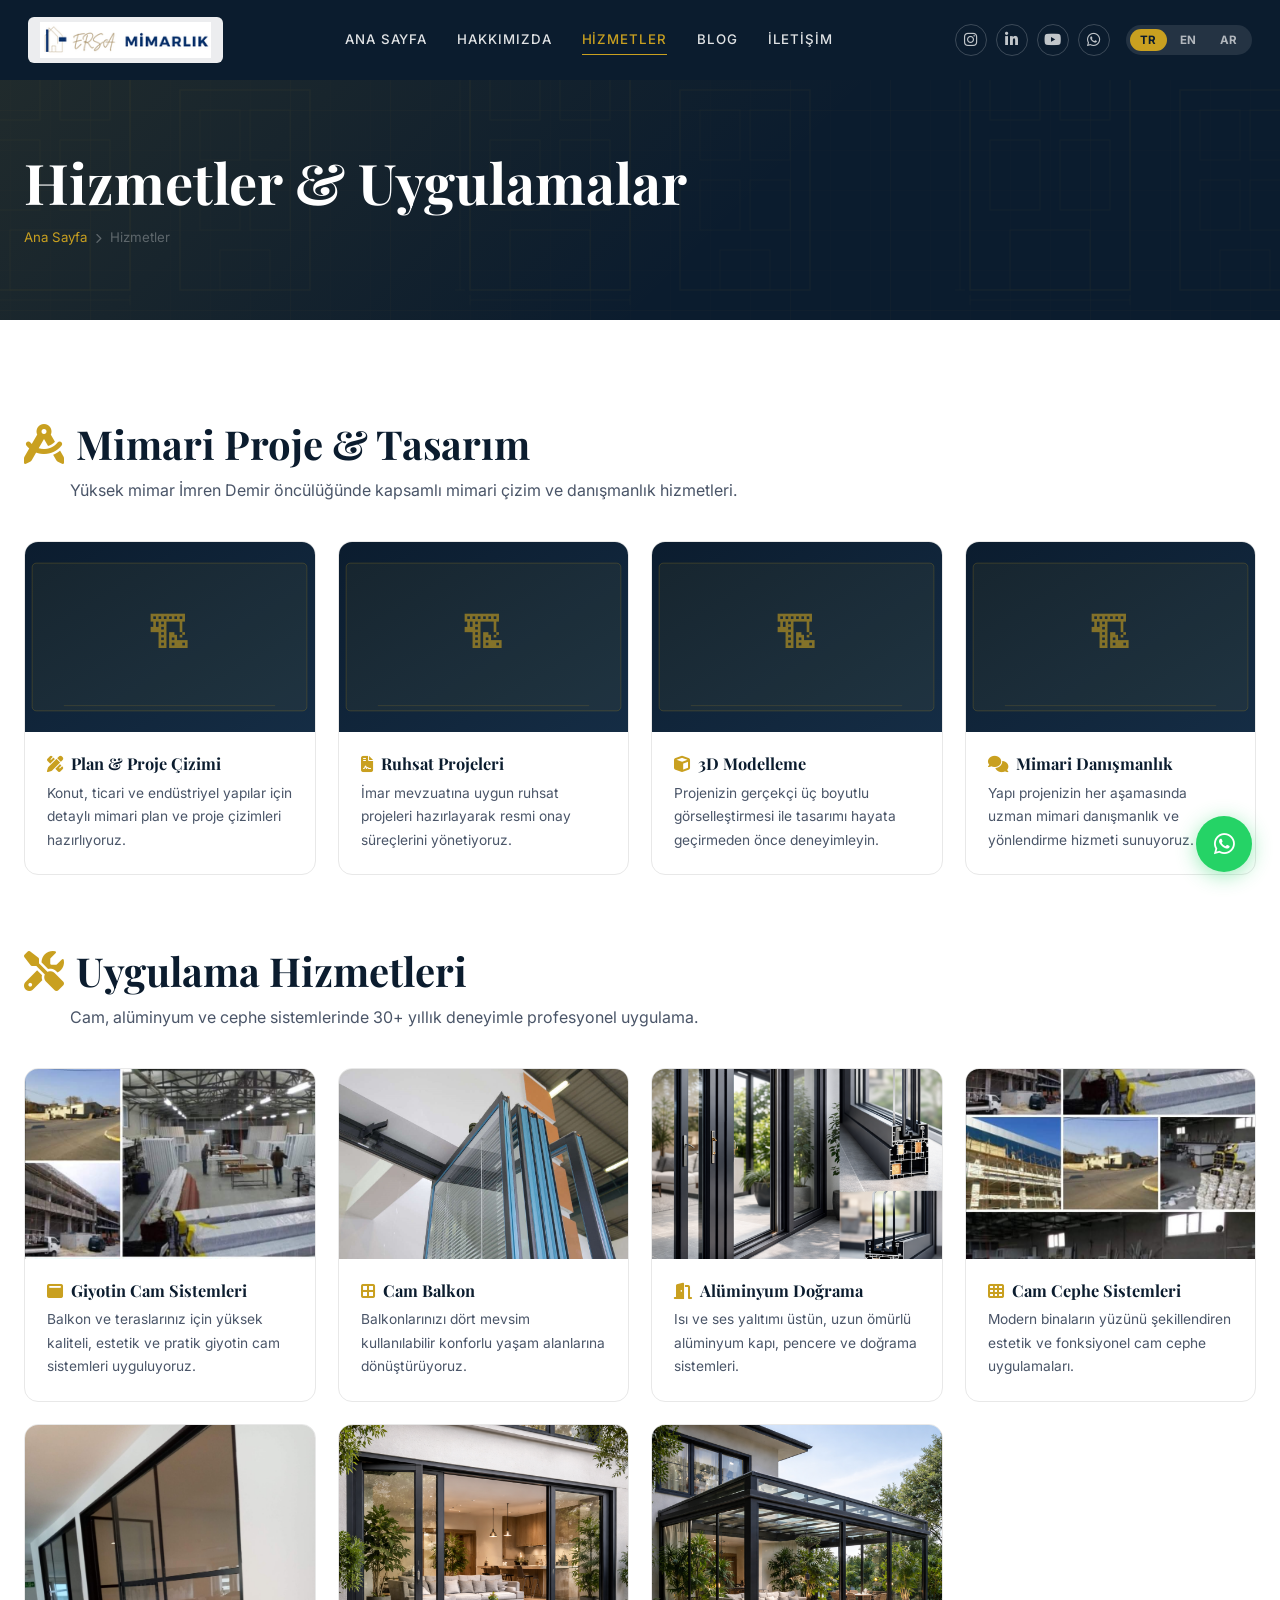
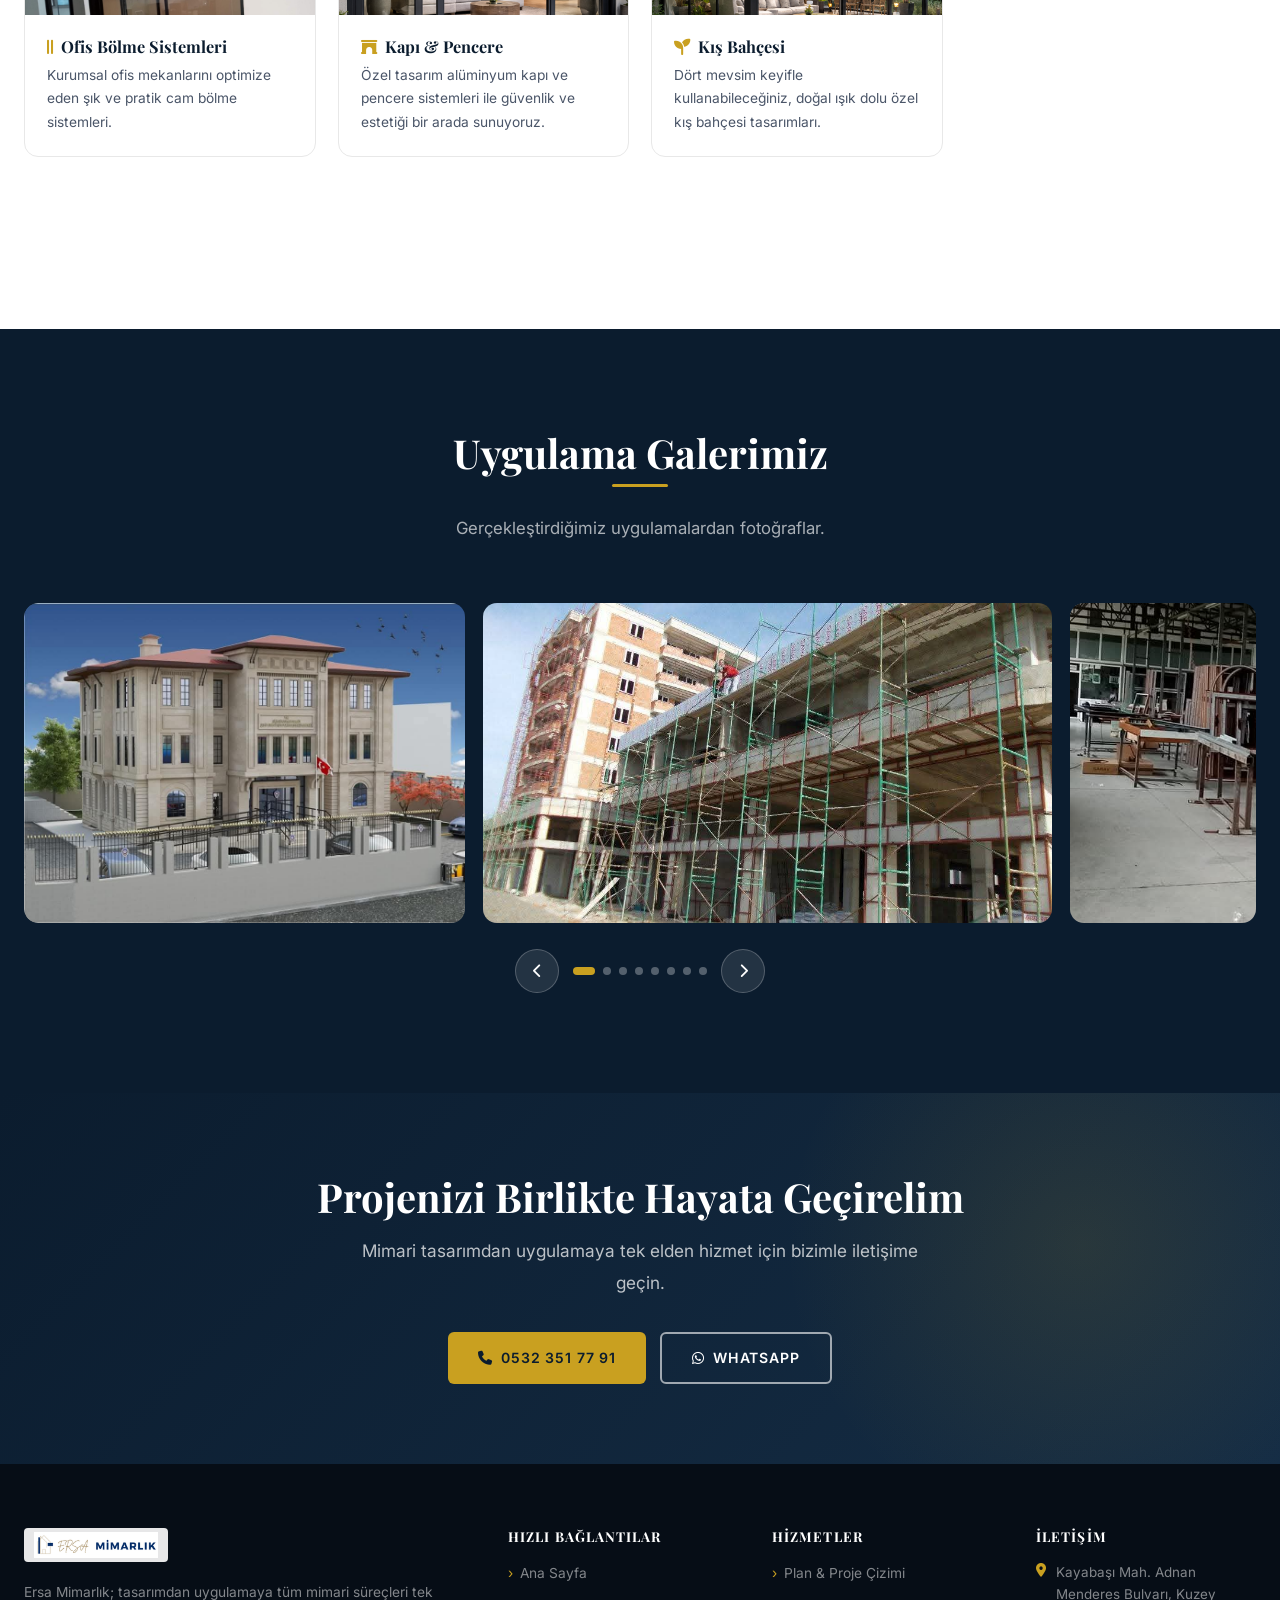
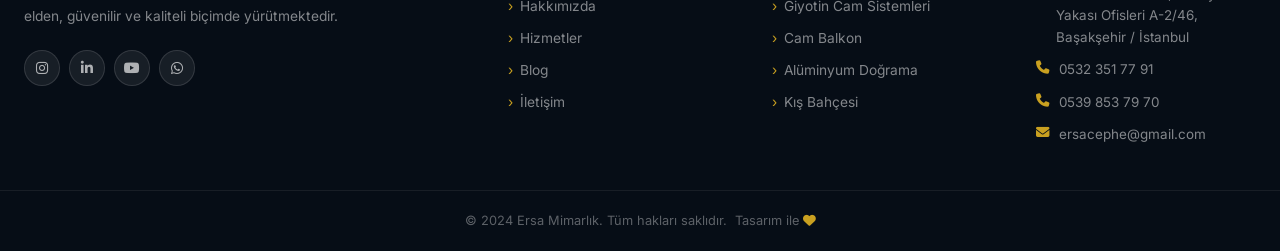
<file: hizmetler.html>
<!DOCTYPE html>
<html lang="tr">
<head>
  <meta charset="UTF-8">
  <meta name="viewport" content="width=device-width, initial-scale=1.0">
  <title>Hizmetler & Uygulamalar — Ersa Mimarlık | Cam Balkon, Giyotin Cam, Alüminyum Doğrama</title>
  <meta name="description" content="Ersa Mimarlık; cam balkon, giyotin cam, alüminyum doğrama, cam cephe sistemleri, ofis bölmeleri, kış bahçesi ve mimari proje-ruhsat hizmetleri sunmaktadır.">
  <meta name="keywords" content="cam balkon, giyotin cam, alüminyum doğrama, cam cephe, ofis bölme, kış bahçesi, mimari proje, ruhsat, başakşehir">
  <link rel="canonical" href="https://www.ersamimarlik.com/hizmetler.html">
  <link rel="preconnect" href="https://fonts.googleapis.com">
  <link rel="preconnect" href="https://fonts.gstatic.com" crossorigin>
  <link href="https://fonts.googleapis.com/css2?family=Playfair+Display:wght@400;600;700;900&family=Inter:wght@300;400;500;600&family=Noto+Naskh+Arabic:wght@400;600;700&display=swap" rel="stylesheet">
  <link rel="stylesheet" href="https://cdnjs.cloudflare.com/ajax/libs/font-awesome/6.5.0/css/all.min.css">
  <link rel="stylesheet" href="css/style.css">
</head>
<body>

  <div class="page-loader" id="pageLoader">
    <div class="loader-inner">
      <img src="images/logo-nav.png" alt="Ersa Mimarlık">
      <div class="loader-bar"><div class="loader-fill"></div></div>
    </div>
  </div>

  <div id="wa-placeholder"></div>
  <a class="back-to-top" id="backToTop" aria-label="Yukarı Dön"><i class="fas fa-chevron-up"></i></a>
  <div id="header-placeholder"></div>

  <div class="page-header">
    <div class="container">
      <h1 data-i18n="services_page_title"></h1>
      <nav class="breadcrumb" aria-label="Breadcrumb">
        <a href="index.html" data-i18n="nav_home"></a>
        <span><i class="fas fa-chevron-right" style="font-size:.65rem"></i></span>
        <span data-i18n="nav_services"></span>
      </nav>
    </div>
  </div>

  <main>

    <!-- ================================================
         HİZMET KATEGORİLERİ
         Hizmet başlık, açıklama ve görsellerini buradan güncelleyin.
         Her hizmet kartı için ayrı bir görsel ekleyebilirsiniz.
         ================================================ -->
    <section class="services-detail section-padding">
      <div class="container">

        <!-- KATEGORİ 1: Mimari Proje & Tasarım -->
        <div class="services-category">
          <h2 class="fade-in"><i class="fas fa-drafting-compass"></i> <span data-i18n="mimari_cat_title"></span></h2>
          <p class="category-desc fade-in" data-i18n="mimari_cat_desc"></p>
          <div class="services-detail-grid">

            <!-- HİZMET: Plan & Proje -->
            <article class="service-detail-card fade-in delay-1">
              <!-- HİZMET GÖRSELİ: Değiştirmek için src'yi güncelleyin (800x190 px önerilir) -->
              <img class="service-detail-img" src="images/placeholders/svc-proje3d.svg" alt="Plan ve Proje Çizimi" loading="lazy">
              <div class="service-detail-body">
                <h4><i class="fas fa-pencil-ruler" style="color:var(--gold);margin-right:8px"></i><span data-i18n="svc_proje_title"></span></h4>
                <p data-i18n="svc_proje_desc"></p>
              </div>
            </article>

            <!-- HİZMET: Ruhsat -->
            <article class="service-detail-card fade-in delay-2">
              <img class="service-detail-img" src="images/placeholders/svc-mimari.svg" alt="Ruhsat Projeleri" loading="lazy">
              <div class="service-detail-body">
                <h4><i class="fas fa-file-contract" style="color:var(--gold);margin-right:8px"></i><span data-i18n="svc_ruhsat_title"></span></h4>
                <p data-i18n="svc_ruhsat_desc"></p>
              </div>
            </article>

            <!-- HİZMET: 3D Modelleme -->
            <article class="service-detail-card fade-in delay-3">
              <img class="service-detail-img" src="images/placeholders/svc-proje3d.svg" alt="3D Modelleme" loading="lazy">
              <div class="service-detail-body">
                <h4><i class="fas fa-cube" style="color:var(--gold);margin-right:8px"></i><span data-i18n="svc_3d_title"></span></h4>
                <p data-i18n="svc_3d_desc"></p>
              </div>
            </article>

            <!-- HİZMET: Mimari Danışmanlık -->
            <article class="service-detail-card fade-in delay-4">
              <img class="service-detail-img" src="images/placeholders/svc-mimari.svg" alt="Mimari Danışmanlık" loading="lazy">
              <div class="service-detail-body">
                <h4><i class="fas fa-comments" style="color:var(--gold);margin-right:8px"></i><span data-i18n="svc_danismanlik_title"></span></h4>
                <p data-i18n="svc_danismanlik_desc"></p>
              </div>
            </article>

          </div>
        </div>

        <!-- KATEGORİ 2: Uygulama Hizmetleri -->
        <div class="services-category">
          <h2 class="fade-in"><i class="fas fa-tools"></i> <span data-i18n="uygulama_cat_title"></span></h2>
          <p class="category-desc fade-in" data-i18n="uygulama_cat_desc"></p>
          <div class="services-detail-grid">

            <!-- HİZMET: Giyotin Cam -->
            <article class="service-detail-card fade-in delay-1">
              <!-- UYGULAMA GÖRSELİ: Değiştirilecek alanlar images/uygulamalar/ klasöründen alınabilir -->
              <img class="service-detail-img" src="images/uygulamalar/g.jpeg" alt="Giyotin Cam Sistemleri" loading="lazy" style="object-position:center top">
              <div class="service-detail-body">
                <h4><i class="fas fa-window-maximize" style="color:var(--gold);margin-right:8px"></i><span data-i18n="svc_giyotin_title"></span></h4>
                <p data-i18n="svc_giyotin_desc"></p>
              </div>
            </article>

            <!-- HİZMET: Cam Balkon -->
            <article class="service-detail-card fade-in delay-2">
              <img class="service-detail-img" src="images/uygulamalar/cb.jpg" alt="Cam Balkon" loading="lazy" style="object-position:center">
              <div class="service-detail-body">
                <h4><i class="fas fa-border-all" style="color:var(--gold);margin-right:8px"></i><span data-i18n="svc_cambalkon_title"></span></h4>
                <p data-i18n="svc_cambalkon_desc"></p>
              </div>
            </article>

            <!-- HİZMET: Alüminyum Doğrama -->
            <article class="service-detail-card fade-in delay-3">
              <img class="service-detail-img" src="images/uygulamalar/ad.png" alt="Alüminyum Doğrama" loading="lazy">
              <div class="service-detail-body">
                <h4><i class="fas fa-door-open" style="color:var(--gold);margin-right:8px"></i><span data-i18n="svc_aluminyum_title"></span></h4>
                <p data-i18n="svc_aluminyum_desc"></p>
              </div>
            </article>

            <!-- HİZMET: Cam Cephe -->
            <article class="service-detail-card fade-in delay-4">
              <img class="service-detail-img" src="images/uygulamalar/g.jpeg" alt="Cam Cephe Sistemleri" loading="lazy">
              <div class="service-detail-body">
                <h4><i class="fas fa-th" style="color:var(--gold);margin-right:8px"></i><span data-i18n="svc_cephe_title"></span></h4>
                <p data-i18n="svc_cephe_desc"></p>
              </div>
            </article>

            <!-- HİZMET: Ofis Bölme -->
            <article class="service-detail-card fade-in delay-1">
              <img class="service-detail-img" src="images/uygulamalar/n.jpeg" alt="Ofis Bölme Sistemleri" loading="lazy" style="object-position:center top">
              <div class="service-detail-body">
                <h4><i class="fas fa-grip-lines-vertical" style="color:var(--gold);margin-right:8px"></i><span data-i18n="svc_ofis_title"></span></h4>
                <p data-i18n="svc_ofis_desc"></p>
              </div>
            </article>

            <!-- HİZMET: Kapı & Pencere -->
            <article class="service-detail-card fade-in delay-2">
              <img class="service-detail-img" src="images/uygulamalar/kp.png" alt="Kapı ve Pencere" loading="lazy" style="object-position:center top">
              <div class="service-detail-body">
                <h4><i class="fas fa-archway" style="color:var(--gold);margin-right:8px"></i><span data-i18n="svc_kapipencere_title"></span></h4>
                <p data-i18n="svc_kapipencere_desc"></p>
              </div>
            </article>

            <!-- HİZMET: Kış Bahçesi -->
            <article class="service-detail-card fade-in delay-3">
              <img class="service-detail-img" src="images/uygulamalar/kb.png" alt="Kış Bahçesi" loading="lazy" style="object-position:center top">
              <div class="service-detail-body">
                <h4><i class="fas fa-seedling" style="color:var(--gold);margin-right:8px"></i><span data-i18n="svc_kisbahce_title"></span></h4>
                <p data-i18n="svc_kisbahce_desc"></p>
              </div>
            </article>

          </div>
        </div>

      </div>
    </section>

    <!-- ================================================
         UYGULAMA GALERİSİ SLİDER
         Görsel eklemek: images/uygulamalar/ klasörüne jpeg ekleyin
         ve aşağıdaki listede yeni <div class="app-slide"> olarak tanımlayın.
         ================================================ -->
    <section class="applications-section section-padding" aria-label="Uygulama Galerisi">
      <div class="container">
        <div class="section-header fade-in">
          <h2 data-i18n="app_gallery_title"></h2>
          <p data-i18n="app_gallery_desc"></p>
        </div>

        <div class="app-slider-outer">
          <div class="app-slides" id="appSlides">
            <!-- UYGULAMA GÖRSELLERİ: Yeni görsel eklemek için aynı yapıyı tekrarlayın -->
            <div class="app-slide"><img src="images/uygulamalar/a.jpeg"       alt="Uygulama 1"  loading="lazy"></div>
            <div class="app-slide"><img src="images/uygulamalar/b.jpeg"       alt="Uygulama 2"  loading="lazy"></div>
            <div class="app-slide"><img src="images/uygulamalar/c.jpeg"       alt="Uygulama 3"  loading="lazy"></div>
            <div class="app-slide"><img src="images/uygulamalar/d.jpeg"       alt="Uygulama 4"  loading="lazy"></div>
            <div class="app-slide"><img src="images/uygulamalar/e.jpeg"       alt="Uygulama 5"  loading="lazy"></div>
            <div class="app-slide"><img src="images/uygulamalar/f.jpeg"       alt="Uygulama 6"  loading="lazy"></div>
            <div class="app-slide"><img src="images/uygulamalar/g.jpeg"       alt="Uygulama 7"  loading="lazy"></div>
            <div class="app-slide"><img src="images/uygulamalar/h.jpeg"       alt="Uygulama 8"  loading="lazy"></div>
            <div class="app-slide"><img src="images/uygulamalar/j.jpeg"       alt="Uygulama 9"  loading="lazy"></div>
            <div class="app-slide"><img src="images/uygulamalar/k.jpeg"       alt="Uygulama 10" loading="lazy"></div>
            <div class="app-slide"><img src="images/uygulamalar/l.jpeg"       alt="Uygulama 11" loading="lazy"></div>
            <div class="app-slide"><img src="images/uygulamalar/m.jpeg"       alt="Uygulama 12" loading="lazy"></div>
            <div class="app-slide"><img src="images/uygulamalar/n.jpeg"       alt="Uygulama 13" loading="lazy"></div>
            <div class="app-slide"><img src="images/uygulamalar/o.jpeg"       alt="Uygulama 14" loading="lazy"></div>
            <div class="app-slide"><img src="images/uygulamalar/p.jpeg"       alt="Uygulama 15" loading="lazy"></div>
            <div class="app-slide"><img src="images/uygulamalar/r.jpeg"       alt="Uygulama 16" loading="lazy"></div>
            <div class="app-slide"><img src="images/uygulamalar/s.jpeg"       alt="Uygulama 17" loading="lazy"></div>
            <div class="app-slide"><img src="images/uygulamalar/fd.jpeg"      alt="Uygulama 18" loading="lazy"></div>
            <div class="app-slide"><img src="images/uygulamalar/gg.jpeg"      alt="Uygulama 19" loading="lazy"></div>
            <div class="app-slide"><img src="images/uygulamalar/dis-cephe1.jpeg" alt="Dış Cephe 1" loading="lazy"></div>
            <div class="app-slide"><img src="images/uygulamalar/dis-cephe2.jpeg" alt="Dış Cephe 2" loading="lazy"></div>
            <div class="app-slide"><img src="images/uygulamalar/dis-cephe3.jpeg" alt="Dış Cephe 3" loading="lazy"></div>
            <div class="app-slide"><img src="images/uygulamalar/dis-cephe4.jpeg" alt="Dış Cephe 4" loading="lazy"></div>
          </div>
        </div>

        <div class="app-controls">
          <button class="app-arrow" id="appPrev" aria-label="Önceki"><i class="fas fa-chevron-left"></i></button>
          <div class="app-dots" id="appDots"></div>
          <button class="app-arrow" id="appNext" aria-label="Sonraki"><i class="fas fa-chevron-right"></i></button>
        </div>
      </div>
    </section>

    <!-- CTA -->
    <section class="cta-section" aria-label="İletişim">
      <div class="container">
        <div class="cta-content fade-in">
          <h2 data-i18n="cta_title"></h2>
          <p data-i18n="cta_desc"></p>
          <div class="cta-btns">
            <a href="tel:+905323517791" class="btn btn-primary"><i class="fas fa-phone"></i> 0532 351 77 91</a>
            <a href="https://wa.me/905323517791" target="_blank" rel="noopener" class="btn btn-outline-white"><i class="fab fa-whatsapp"></i> WhatsApp</a>
          </div>
        </div>
      </div>
    </section>

  </main>

  <div id="footer-placeholder"></div>

  <script src="js/components.js"></script>
  <script src="js/lang.js"></script>
  <script src="js/main.js"></script>
  <script src="js/slider.js"></script>
  <script>
    document.addEventListener('DOMContentLoaded', () => { initComponents('services'); initLang(); });
  </script>
</body>
</html>
</file>
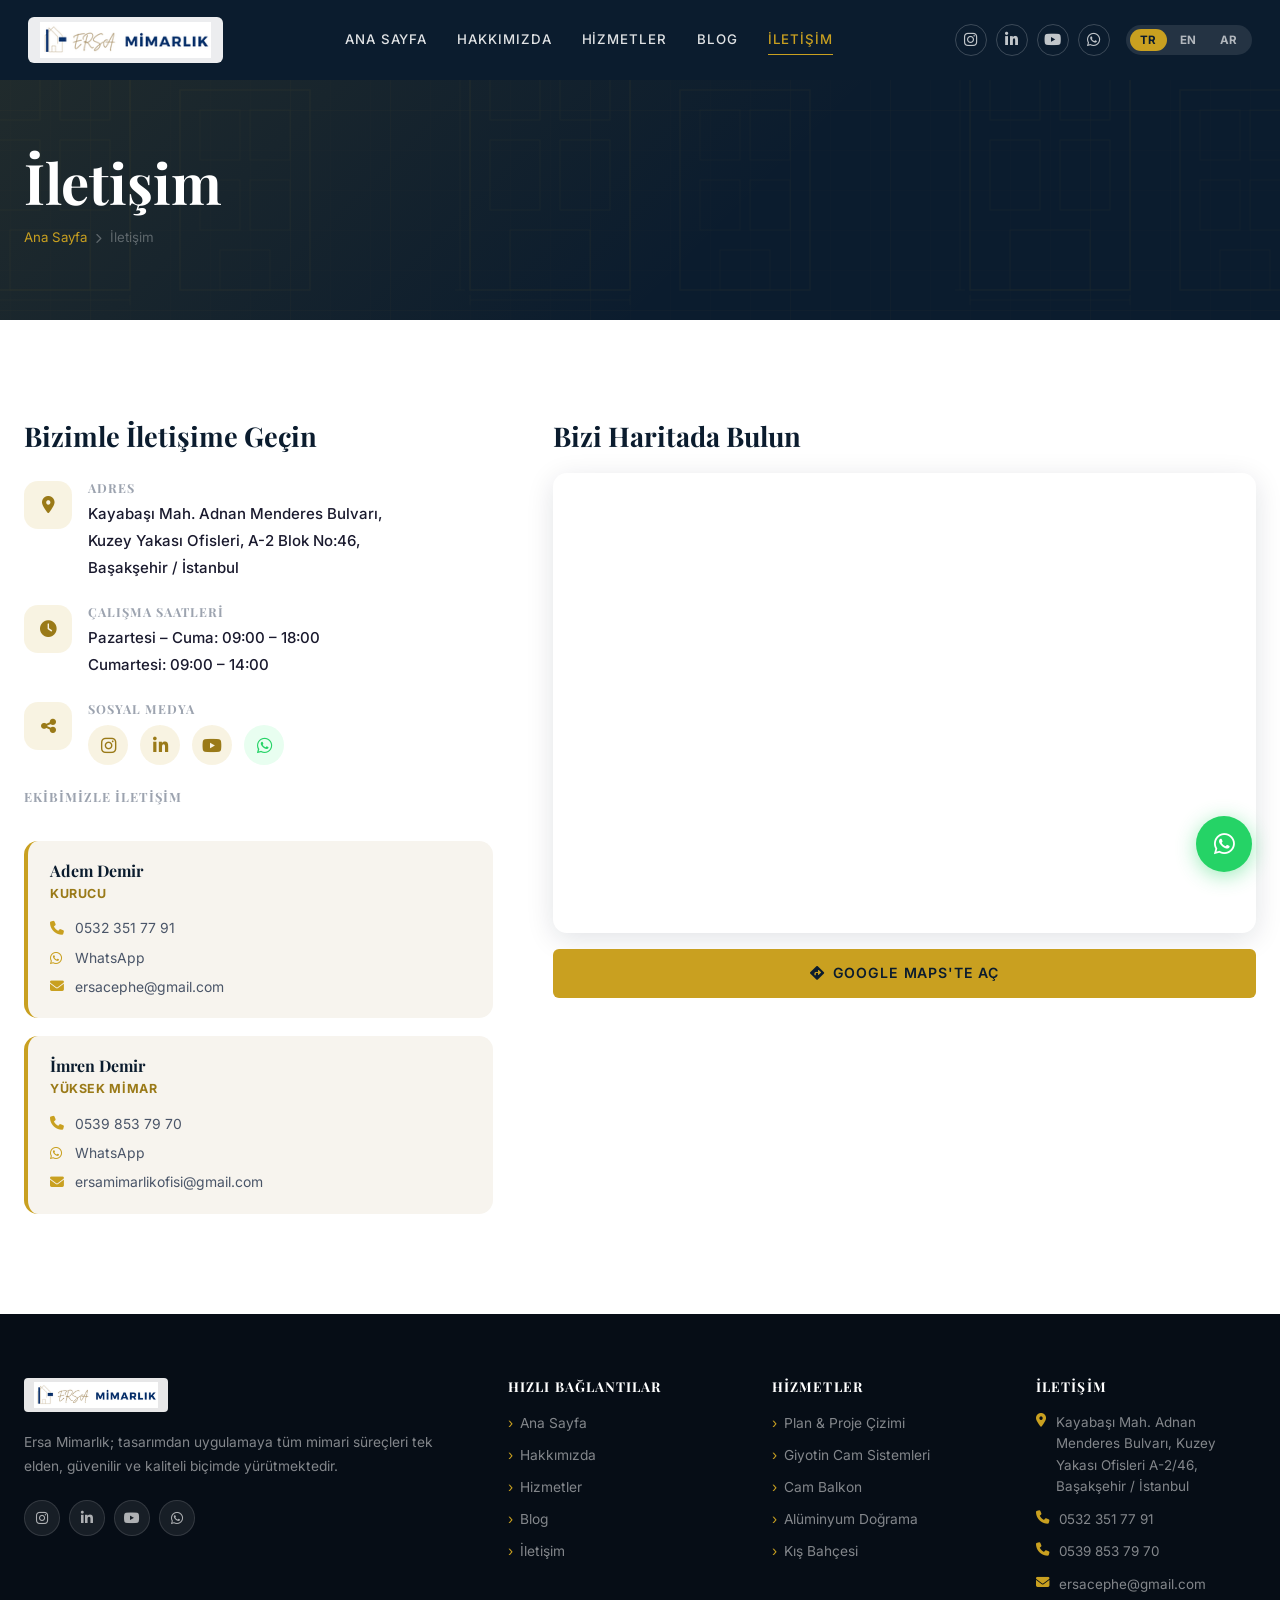
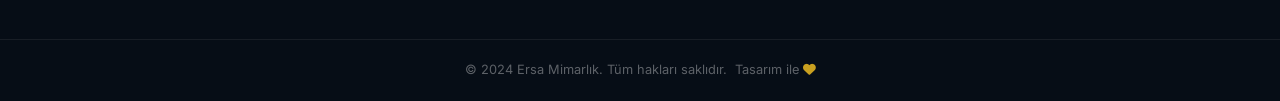
<file: iletisim.html>
<!DOCTYPE html>
<html lang="tr">
<head>
  <meta charset="UTF-8">
  <meta name="viewport" content="width=device-width, initial-scale=1.0">
  <title>İletişim — Ersa Mimarlık | Başakşehir İstanbul</title>
  <meta name="description" content="Ersa Mimarlık ile iletişime geçin. Adres: Kayabaşı Mah. Adnan Menderes Bulvarı, Kuzey Yakası Ofisleri A-2/46, Başakşehir İstanbul. Tel: 0532 351 77 91 / 0539 853 79 70.">
  <meta name="keywords" content="ersa mimarlık iletişim, başakşehir mimarlık, cam balkon telefon, giyotin cam fiyat">
  <link rel="canonical" href="https://www.ersamimarlik.com/iletisim.html">
  <link rel="preconnect" href="https://fonts.googleapis.com">
  <link rel="preconnect" href="https://fonts.gstatic.com" crossorigin>
  <link href="https://fonts.googleapis.com/css2?family=Playfair+Display:wght@400;600;700;900&family=Inter:wght@300;400;500;600&family=Noto+Naskh+Arabic:wght@400;600;700&display=swap" rel="stylesheet">
  <link rel="stylesheet" href="https://cdnjs.cloudflare.com/ajax/libs/font-awesome/6.5.0/css/all.min.css">
  <link rel="stylesheet" href="css/style.css">

  <script type="application/ld+json">
  {
    "@context": "https://schema.org",
    "@type": "LocalBusiness",
    "name": "Ersa Mimarlık",
    "address": {
      "@type": "PostalAddress",
      "streetAddress": "Kayabaşı Mah. Adnan Menderes Bulvarı, Kuzey Yakası Ofisleri A-2 Blok No:46",
      "addressLocality": "Başakşehir",
      "addressRegion": "İstanbul",
      "addressCountry": "TR"
    },
    "telephone": ["+905323517791", "+905398537970"],
    "email": "ersacephe@gmail.com"
  }
  </script>
</head>
<body>

  <div class="page-loader" id="pageLoader">
    <div class="loader-inner">
      <img src="images/logo-nav.png" alt="Ersa Mimarlık">
      <div class="loader-bar"><div class="loader-fill"></div></div>
    </div>
  </div>

  <div id="wa-placeholder"></div>
  <a class="back-to-top" id="backToTop" aria-label="Yukarı Dön"><i class="fas fa-chevron-up"></i></a>
  <div id="header-placeholder"></div>

  <div class="page-header">
    <div class="container">
      <h1 data-i18n="contact_title"></h1>
      <nav class="breadcrumb" aria-label="Breadcrumb">
        <a href="index.html" data-i18n="nav_home"></a>
        <span><i class="fas fa-chevron-right" style="font-size:.65rem"></i></span>
        <span data-i18n="nav_contact"></span>
      </nav>
    </div>
  </div>

  <main>
    <section class="contact-page">
      <div class="container">
        <div class="contact-grid">

          <!-- Sol: İletişim Bilgileri -->
          <div class="contact-info fade-in">
            <h3 data-i18n="contact_subtitle"></h3>

            <!-- ================================================
                 İLETİŞİM BİLGİLERİ
                 Telefon, e-posta veya adres değişirse
                 aşağıdaki alanları ve footer'ı güncelleyin
                 ================================================ -->

            <!-- Adres -->
            <div class="contact-item">
              <div class="contact-icon"><i class="fas fa-map-marker-alt"></i></div>
              <div class="contact-item-text">
                <h5 data-i18n="contact_address_lbl"></h5>
                <!-- ADRES: Değiştirmek için aşağıdaki metni güncelleyin -->
                <p>Kayabaşı Mah. Adnan Menderes Bulvarı,<br>Kuzey Yakası Ofisleri, A-2 Blok No:46,<br>Başakşehir / İstanbul</p>
              </div>
            </div>

            <!-- Çalışma Saatleri -->
            <div class="contact-item">
              <div class="contact-icon"><i class="fas fa-clock"></i></div>
              <div class="contact-item-text">
                <h5>Çalışma Saatleri</h5>
                <!-- ÇALIŞMA SAATLERİ: Değiştirmek için güncelleyin -->
                <p>Pazartesi – Cuma: 09:00 – 18:00</p>
                <p>Cumartesi: 09:00 – 14:00</p>
              </div>
            </div>

            <!-- Sosyal Medya -->
            <div class="contact-item">
              <div class="contact-icon"><i class="fas fa-share-alt"></i></div>
              <div class="contact-item-text">
                <h5>Sosyal Medya</h5>
                <div style="display:flex;gap:12px;margin-top:8px">
                  <a href="https://www.instagram.com/ersamimarlik/" target="_blank" rel="noopener"
                     style="width:40px;height:40px;border-radius:50%;background:var(--gold-muted);display:flex;align-items:center;justify-content:center;color:var(--gold-dark);font-size:1.1rem;transition:var(--transition)"
                     aria-label="Instagram">
                    <i class="fab fa-instagram"></i>
                  </a>
                  <a href="https://www.linkedin.com/in/imren-demir" target="_blank" rel="noopener"
                     style="width:40px;height:40px;border-radius:50%;background:var(--gold-muted);display:flex;align-items:center;justify-content:center;color:var(--gold-dark);font-size:1.1rem;transition:var(--transition)"
                     aria-label="LinkedIn">
                    <i class="fab fa-linkedin-in"></i>
                  </a>
                  <a href="https://www.youtube.com/channel/UCO8PTYkFHhSlKXVBCp771zQ" target="_blank" rel="noopener"
                     style="width:40px;height:40px;border-radius:50%;background:var(--gold-muted);display:flex;align-items:center;justify-content:center;color:var(--gold-dark);font-size:1.1rem;transition:var(--transition)"
                     aria-label="YouTube">
                    <i class="fab fa-youtube"></i>
                  </a>
                  <a href="https://wa.me/905323517791" target="_blank" rel="noopener"
                     style="width:40px;height:40px;border-radius:50%;background:#e8fef0;display:flex;align-items:center;justify-content:center;color:#25D366;font-size:1.1rem;transition:var(--transition)"
                     aria-label="WhatsApp">
                    <i class="fab fa-whatsapp"></i>
                  </a>
                </div>
              </div>
            </div>

            <!-- Kişi Bazlı İletişim Kartları -->
            <h5 style="font-size:.8rem;font-weight:700;text-transform:uppercase;letter-spacing:.08em;color:var(--gray-400);margin-bottom:16px;margin-top:12px" data-i18n="contact_persons_title"></h5>
            <div class="contact-persons">

              <!-- ADEM DEMİR -->
              <div class="contact-person">
                <h5>Adem Demir</h5>
                <p class="person-role" data-i18n="team_adem_role"></p>
                <div class="person-links">
                  <!-- TELEFON: Tıklandığında arama başlatır -->
                  <a href="tel:+905323517791">
                    <i class="fas fa-phone"></i> 0532 351 77 91
                  </a>
                  <!-- WHATSAPP -->
                  <a href="https://wa.me/905323517791" target="_blank" rel="noopener">
                    <i class="fab fa-whatsapp"></i> WhatsApp
                  </a>
                  <!-- E-POSTA: Adem Demir -->
                  <a href="mailto:ersacephe@gmail.com">
                    <i class="fas fa-envelope"></i> ersacephe@gmail.com
                  </a>
                </div>
              </div>

              <!-- İMREN DEMİR -->
              <div class="contact-person">
                <h5>İmren Demir</h5>
                <p class="person-role" data-i18n="team_imren_role"></p>
                <div class="person-links">
                  <!-- TELEFON: İmren Demir -->
                  <a href="tel:+905398537970">
                    <i class="fas fa-phone"></i> 0539 853 79 70
                  </a>
                  <!-- WHATSAPP -->
                  <a href="https://wa.me/905398537970" target="_blank" rel="noopener">
                    <i class="fab fa-whatsapp"></i> WhatsApp
                  </a>
                  <!-- E-POSTA: İmren Demir -->
                  <a href="mailto:ersamimarlikofisi@gmail.com">
                    <i class="fas fa-envelope"></i> ersamimarlikofisi@gmail.com
                  </a>
                </div>
              </div>

            </div>
          </div>

          <!-- Sağ: Google Harita -->
          <div class="fade-in delay-2">
            <h3 data-i18n="map_title" style="margin-bottom:20px"></h3>
            <div class="map-wrapper">
              <!-- HARİTA: Google Maps paylaşım linki veya embed kodu ile değiştirin.
                   Kendi konumunuz için:
                   1. maps.google.com'a gidin
                   2. Konumunuzu bulun
                   3. "Paylaş" → "Haritayı yerleştir" → iframe kodunu kopyalayın
                   4. Aşağıdaki iframe src'yi o kodla değiştirin -->
              <iframe
                src="https://www.google.com/maps/embed?pb=!1m18!1m12!1m3!1d3009.4825!2d28.7956!3d41.0888!2m3!1f0!2f0!3f0!3m2!1i1024!2i768!4f13.1!3m3!1m2!1s0x0%3A0x0!2zNDHCsDA1JzE5LjciTiAyOMKwNDcnNDQuMiJF!5e0!3m2!1str!2str!4v1704067200000!5m2!1str!2str"
                width="100%"
                height="460"
                style="border:0;"
                allowfullscreen=""
                loading="lazy"
                referrerpolicy="no-referrer-when-downgrade"
                title="Ersa Mimarlık Konum Haritası">
              </iframe>
            </div>

            <!-- Yol Tarifi Butonu -->
            <div style="margin-top:16px">
              <a href="https://share.google/QLkpYr5nxNQl7COGk"
                 target="_blank" rel="noopener"
                 class="btn btn-primary" style="width:100%;justify-content:center">
                <i class="fas fa-directions"></i> Google Maps'te Aç
              </a>
            </div>
          </div>

        </div>
      </div>
    </section>
  </main>

  <div id="footer-placeholder"></div>

  <script src="js/components.js"></script>
  <script src="js/lang.js"></script>
  <script src="js/main.js"></script>
  <script>
    document.addEventListener('DOMContentLoaded', () => { initComponents('contact'); initLang(); });
  </script>
</body>
</html>
</file>
<file: css/style.css>
/* =============================================
   ERSA MİMARLIK — ANA STİL DOSYASI
   =============================================
   Renkler: Lacivert #0B1C2E | Altın #C9A020
   Fontlar: Playfair Display (başlık) | Inter (metin)
   ============================================= */

/* ---------- CSS DEĞİŞKENLERİ ---------- */
:root {
  --navy:        #0B1C2E;
  --navy-mid:    #152D45;
  --navy-light:  #1E3F5A;
  --gold:        #C9A020;
  --gold-light:  #DDB82A;
  --gold-dark:   #9A7A18;
  --gold-muted:  rgba(201,160,32,.13);
  --white:       #FFFFFF;
  --off-white:   #F7F4EE;
  --cream:       #F0EDE4;
  --gray-200:    #E8E8E8;
  --gray-400:    #9CA3AF;
  --gray-600:    #6B7280;
  --text:        #1A1A2E;
  --text-light:  #4A5568;
  --transition:  .3s ease;
  --shadow-sm:   0 2px 10px rgba(11,28,46,.07);
  --shadow-md:   0 6px 28px rgba(11,28,46,.12);
  --shadow-lg:   0 12px 52px rgba(11,28,46,.18);
  --shadow-gold: 0 6px 24px rgba(201,160,32,.3);
  --radius:      6px;
  --radius-lg:   14px;
  --max-w:       1280px;
  --sp:          100px 0;
  --font-h:      'Playfair Display', Georgia, serif;
  --font-b:      'Inter', 'Segoe UI', system-ui, sans-serif;
  --font-ar:     'Noto Naskh Arabic', 'Arial', sans-serif;
}

/* ---------- RESET ---------- */
*, *::before, *::after { box-sizing: border-box; margin: 0; padding: 0; }
html  { scroll-behavior: smooth; font-size: 16px; }
body  { font-family: var(--font-b); color: var(--text); background: var(--white); line-height: 1.6; overflow-x: hidden; }
body[dir="rtl"] { font-family: var(--font-ar); }
img   { max-width: 100%; height: auto; display: block; }
a     { color: inherit; text-decoration: none; transition: var(--transition); }
ul,ol { list-style: none; }
button { cursor: pointer; border: none; background: none; font-family: inherit; }

/* ---------- TİPOGRAFİ ---------- */
h1,h2,h3,h4,h5 { font-family: var(--font-h); font-weight: 700; line-height: 1.2; color: var(--navy); }
h1 { font-size: clamp(2rem,5vw,3.5rem); }
h2 { font-size: clamp(1.6rem,3.5vw,2.5rem); }
h3 { font-size: clamp(1.15rem,2.5vw,1.7rem); }
h4 { font-size: 1.2rem; }
p  { color: var(--text-light); line-height: 1.8; }

/* ---------- YARDIMCIlar ---------- */
.container { max-width: var(--max-w); margin: 0 auto; padding: 0 24px; }
.section-padding { padding: var(--sp); }
.text-center { text-align: center; }
.bg-off-white { background: var(--off-white); }
.bg-navy { background: var(--navy); }

.section-header { text-align: center; margin-bottom: 60px; }
.section-header h2 { position: relative; display: inline-block; margin-bottom: 12px; }
.section-header h2::after {
  content:''; position:absolute; bottom:-10px; left:50%; transform:translateX(-50%);
  width:56px; height:3px; background:var(--gold); border-radius:2px;
}
.section-header p { max-width: 600px; margin: 24px auto 0; font-size: 1.05rem; }

/* ---------- BUTONLAR ---------- */
.btn {
  display:inline-flex; align-items:center; gap:8px;
  padding:13px 30px; font-size:.88rem; font-weight:600;
  letter-spacing:.06em; text-transform:uppercase; border-radius:var(--radius);
  transition:var(--transition); position:relative; overflow:hidden;
}
.btn-primary { background:var(--gold); color:var(--navy); }
.btn-primary:hover { background:var(--gold-dark); transform:translateY(-2px); box-shadow:var(--shadow-gold); }
.btn-outline  { border:2px solid var(--gold); color:var(--gold); }
.btn-outline:hover  { background:var(--gold); color:var(--navy); transform:translateY(-2px); }
.btn-outline-white  { border:2px solid rgba(255,255,255,.6); color:var(--white); }
.btn-outline-white:hover { border-color:var(--white); background:rgba(255,255,255,.1); }

/* ============================================
   HEADER / NAVİGASYON
   ============================================ */
.header {
  position:fixed; top:0; left:0; right:0; z-index:1000; transition:var(--transition);
}
.header.scrolled {
  background:rgba(11,28,46,.96); backdrop-filter:blur(14px); box-shadow:var(--shadow-md);
}
.header.no-hero { background:var(--navy); }

.nav {
  display:flex; align-items:center; justify-content:space-between;
  padding:0 28px; max-width:var(--max-w); margin:0 auto; height:80px;
}
/* LOGO: Beyaz arka planlı logo için beyaz kapsayıcı — kaldırmak isterseniz background/padding silin */
.nav-logo {
  background: rgba(255,255,255,0.92);
  padding: 5px 12px;
  border-radius: 6px;
}
.nav-logo img { height:36px; width:auto; display:block; }

/* Menü linkleri */
.nav-menu { display:flex; align-items:center; gap:4px; }
.nav-link {
  color:rgba(255,255,255,.88); font-size:.83rem; font-weight:500;
  letter-spacing:.07em; text-transform:uppercase; padding:8px 13px;
  border-radius:var(--radius); position:relative; transition:var(--transition);
}
.nav-link::after {
  content:''; position:absolute; bottom:4px; left:13px; right:13px;
  height:1px; background:var(--gold); transform:scaleX(0); transition:transform .3s ease;
}
.nav-link:hover, .nav-link.active { color:var(--gold); }
.nav-link:hover::after, .nav-link.active::after { transform:scaleX(1); }

/* Sağ kısım: sosyal + dil */
.nav-right { display:flex; align-items:center; gap:16px; }
.nav-social { display:flex; align-items:center; gap:9px; }
.nav-social a {
  color:rgba(255,255,255,.75); font-size:.95rem; width:32px; height:32px;
  display:flex; align-items:center; justify-content:center;
  border-radius:50%; border:1px solid rgba(255,255,255,.2); transition:var(--transition);
}
.nav-social a:hover { color:var(--white); border-color:var(--gold); background:var(--gold-muted); transform:translateY(-2px); }

/* Dil seçici */
.lang-switcher { display:flex; align-items:center; gap:3px; background:rgba(255,255,255,.1); border-radius:20px; padding:4px; }
.lang-btn { color:rgba(255,255,255,.65); font-size:.72rem; font-weight:700; letter-spacing:.05em; padding:4px 10px; border-radius:16px; transition:var(--transition); }
.lang-btn.active, .lang-btn:hover { background:var(--gold); color:var(--navy); }

/* Hamburger */
.hamburger { display:none; flex-direction:column; gap:5px; padding:8px; }
.hamburger span { width:24px; height:2px; background:var(--white); border-radius:2px; transition:var(--transition); }
.hamburger.open span:nth-child(1) { transform:rotate(45deg) translate(5px,5px); }
.hamburger.open span:nth-child(2) { opacity:0; }
.hamburger.open span:nth-child(3) { transform:rotate(-45deg) translate(5px,-5px); }

/* Mobil menü */
.mobile-menu {
  position:fixed; top:68px; left:0; right:0; bottom:0;
  background:rgba(11,28,46,.98); backdrop-filter:blur(16px); z-index:999;
  display:flex; flex-direction:column; align-items:center; justify-content:center; gap:6px;
  opacity:0; pointer-events:none; transition:opacity .3s ease;
}
.mobile-menu.open { opacity:1; pointer-events:all; }
.mobile-menu .nav-link { font-size:1.05rem; padding:14px 40px; width:100%; text-align:center; }
.mobile-social { display:flex; gap:14px; margin-top:24px; }
.mobile-social a {
  color:rgba(255,255,255,.8); font-size:1.3rem; width:44px; height:44px;
  display:flex; align-items:center; justify-content:center;
  border-radius:50%; border:1px solid rgba(255,255,255,.2); transition:var(--transition);
}
.mobile-social a:hover { border-color:var(--gold); background:var(--gold-muted); color:var(--white); }
.mobile-lang { display:flex; gap:8px; margin-top:16px; }

/* ============================================
   SAYFA BAŞLIĞI (Breadcrumb Banner)
   ============================================ */
.page-header {
  padding:148px 0 72px; background:var(--navy); position:relative; overflow:hidden;
}
.page-header::before {
  content:''; position:absolute; inset:0;
  background:url('../images/placeholders/blueprint-bg.svg') center/500px repeat;
  opacity:.08;
}
.page-header::after {
  content:''; position:absolute; inset:0;
  background:linear-gradient(135deg, rgba(201,160,32,.12) 0%, transparent 60%);
}
.page-header .container { position:relative; z-index:2; }
.page-header h1 { color:var(--white); margin-bottom:12px; }
.breadcrumb { display:flex; align-items:center; gap:8px; color:rgba(255,255,255,.55); font-size:.83rem; }
.breadcrumb a { color:var(--gold); }
.breadcrumb span { color:rgba(255,255,255,.3); }

/* ============================================
   HERO SLİDER
   ============================================ */
.hero { height:100vh; min-height:600px; position:relative; overflow:hidden; }

.slide { position:absolute; inset:0; opacity:0; transition:opacity 1.1s ease; }
.slide.active { opacity:1; }
.slide-img { width:100%; height:100%; object-fit:cover; object-position:center; }
.slide-overlay {
  position:absolute; inset:0;
  background:linear-gradient(to right, rgba(11,28,46,.88) 0%, rgba(11,28,46,.45) 55%, rgba(11,28,46,.1) 100%);
}
.slide-content { position:absolute; inset:0; display:flex; align-items:center; padding:0 28px; }
.slide-text { max-width:var(--max-w); margin:0 auto; width:100%; padding-top:80px; }

.slide-label {
  display:inline-block; color:var(--gold); font-size:.78rem; font-weight:600;
  letter-spacing:.18em; text-transform:uppercase; margin-bottom:16px;
  padding-left:32px; position:relative;
}
.slide-label::before {
  content:''; position:absolute; left:0; top:50%; width:22px; height:1px; background:var(--gold);
}
.slide-text h1 { color:var(--white); max-width:660px; margin-bottom:18px; text-shadow:0 2px 24px rgba(0,0,0,.3); }
.slide-text .slogan { color:rgba(255,255,255,.82); font-size:1.08rem; max-width:500px; margin-bottom:36px; line-height:1.75; }
.slide-btns { display:flex; gap:14px; flex-wrap:wrap; }

/* Slider kontrolleri */
.slider-controls {
  position:absolute; bottom:40px; left:50%; transform:translateX(-50%);
  display:flex; align-items:center; gap:10px; z-index:10;
}
.slider-dot {
  width:8px; height:8px; border-radius:50%; background:rgba(255,255,255,.35);
  border:none; cursor:pointer; transition:var(--transition);
}
.slider-dot.active { width:28px; border-radius:4px; background:var(--gold); }

.slider-arrows {
  position:absolute; top:50%; transform:translateY(-50%);
  width:100%; display:flex; justify-content:space-between; padding:0 20px; z-index:10;
}
.slider-arrow {
  width:48px; height:48px; border-radius:50%; background:rgba(255,255,255,.13);
  border:1px solid rgba(255,255,255,.3); color:var(--white); display:flex;
  align-items:center; justify-content:center; font-size:1rem; cursor:pointer; transition:var(--transition);
  backdrop-filter:blur(4px);
}
.slider-arrow:hover { background:var(--gold); border-color:var(--gold); color:var(--navy); }

/* Scroll göstergesi */
.scroll-indicator {
  position:absolute; bottom:40px; right:44px; z-index:10;
  display:flex; flex-direction:column; align-items:center; gap:8px;
  color:rgba(255,255,255,.55); font-size:.68rem; letter-spacing:.12em; text-transform:uppercase;
}
.scroll-line {
  width:1px; height:44px;
  background:linear-gradient(to bottom, transparent, var(--gold));
  animation:scrollAnim 1.6s ease infinite;
}
@keyframes scrollAnim {
  0%   { transform:scaleY(0); transform-origin:top; }
  50%  { transform:scaleY(1); transform-origin:top; }
  51%  { transform:scaleY(1); transform-origin:bottom; }
  100% { transform:scaleY(0); transform-origin:bottom; }
}

/* ============================================
   STATS BAR
   ============================================ */
.stats-bar { background:var(--navy); padding:28px 0; border-bottom:1px solid rgba(201,160,32,.2); }
.stats-grid { display:grid; grid-template-columns:repeat(4,1fr); }
.stat-item { text-align:center; padding:14px 20px; position:relative; }
.stat-item:not(:last-child)::after {
  content:''; position:absolute; right:0; top:20%; height:60%; width:1px; background:rgba(255,255,255,.12);
}
.stat-number { font-family:var(--font-h); font-size:2rem; font-weight:700; color:var(--gold); display:block; }
.stat-label  { font-size:.78rem; color:rgba(255,255,255,.65); text-transform:uppercase; letter-spacing:.08em; }

/* ============================================
   ANASAYFA — HAKKIMIZDA TANITIM
   ============================================ */
.about-teaser { padding:var(--sp); background:var(--off-white); }
.about-teaser-grid { display:grid; grid-template-columns:1fr 1fr; gap:72px; align-items:center; }

.about-teaser-img { position:relative; }
.about-teaser-img img { width:100%; height:480px; object-fit:cover; border-radius:var(--radius-lg); box-shadow:var(--shadow-lg); }
.about-teaser-img::before {
  content:''; position:absolute; top:-16px; left:-16px; right:16px; bottom:16px;
  border:2px solid var(--gold); border-radius:var(--radius-lg); z-index:-1;
}
.about-badge {
  position:absolute; bottom:-24px; right:-24px;
  background:var(--gold); color:var(--navy); padding:22px 28px;
  border-radius:var(--radius-lg); text-align:center; box-shadow:var(--shadow-md);
}
.about-badge .big-num { font-family:var(--font-h); font-size:2.5rem; font-weight:700; display:block; line-height:1; }
.about-badge .badge-lbl { font-size:.72rem; font-weight:700; text-transform:uppercase; letter-spacing:.06em; display:block; margin-top:4px; }

.about-teaser-content h2 { margin-bottom:18px; }
.about-teaser-content .lead { font-size:1.05rem; color:var(--gold-dark); font-weight:500; margin-bottom:18px; }
.about-teaser-content p { margin-bottom:14px; }

.features-list { margin:28px 0; display:grid; grid-template-columns:1fr 1fr; gap:10px; }
.feature-item { display:flex; align-items:center; gap:10px; font-size:.9rem; color:var(--text); font-weight:500; }
.feature-item i { color:var(--gold); flex-shrink:0; }

/* ============================================
   HİZMETLER GENEL BAKIŞ (Anasayfa)
   ============================================ */
.services-overview { padding:var(--sp); }
.services-grid { display:grid; grid-template-columns:repeat(auto-fit,minmax(270px,1fr)); gap:24px; }

.service-card {
  background:var(--white); border:1px solid var(--gray-200); border-radius:var(--radius-lg);
  padding:34px 26px; transition:var(--transition); position:relative; overflow:hidden;
}
.service-card::after {
  content:''; position:absolute; bottom:0; left:0; right:0; height:3px;
  background:var(--gold); transform:scaleX(0); transition:transform .3s ease;
}
.service-card:hover { transform:translateY(-6px); box-shadow:var(--shadow-lg); border-color:transparent; }
.service-card:hover::after { transform:scaleX(1); }

.service-icon {
  width:62px; height:62px; background:var(--gold-muted); border-radius:var(--radius-lg);
  display:flex; align-items:center; justify-content:center; margin-bottom:22px; transition:var(--transition);
}
.service-icon i { font-size:1.55rem; color:var(--gold); transition:var(--transition); }
.service-card:hover .service-icon { background:var(--gold); }
.service-card:hover .service-icon i { color:var(--navy); }
.service-card h3 { font-size:1.1rem; margin-bottom:10px; }
.service-card p  { font-size:.88rem; line-height:1.7; }

.service-sub-items { margin-top:14px; display:flex; flex-wrap:wrap; gap:6px; }
.service-tag { background:var(--off-white); color:var(--text-light); font-size:.73rem; padding:4px 10px; border-radius:20px; font-weight:500; }

/* ============================================
   PROJELER GALERİ (Anasayfa)
   ============================================ */
.projects-section { padding:var(--sp); background:var(--navy); }
.projects-section .section-header h2 { color:var(--white); }
.projects-section .section-header h2::after { background:var(--gold); }
.projects-section .section-header p   { color:rgba(255,255,255,.65); }

.projects-grid {
  display:grid; grid-template-columns:repeat(3,1fr);
  grid-template-rows:repeat(2,280px); gap:14px;
}
.project-item { position:relative; overflow:hidden; border-radius:var(--radius-lg); cursor:pointer; }
.project-item:first-child { grid-row:span 2; }
.project-item img { width:100%; height:100%; object-fit:cover; transition:transform .65s ease; }
.project-item:hover img { transform:scale(1.07); }
.project-overlay {
  position:absolute; inset:0;
  background:linear-gradient(to top, rgba(11,28,46,.85), transparent);
  opacity:0; transition:var(--transition); display:flex; align-items:flex-end; padding:22px;
}
.project-item:hover .project-overlay { opacity:1; }
.project-info h4 { color:var(--white); margin-bottom:3px; }
.project-info span { color:var(--gold); font-size:.78rem; }
.projects-cta { text-align:center; margin-top:44px; }

/* ============================================
   VİDEO BÖLÜMÜ
   ============================================ */
.video-section { padding:var(--sp); background:var(--off-white); }
.video-container {
  position:relative; width:100%; max-width:900px; margin:0 auto;
  border-radius:var(--radius-lg); overflow:hidden; box-shadow:var(--shadow-lg);
}
.video-container iframe { display:block; width:100%; aspect-ratio:16/9; border:none; }

/* ============================================
   BLOG ÖNZEZLEME (Anasayfa)
   ============================================ */
.blog-preview { padding:var(--sp); }
.blog-grid { display:grid; grid-template-columns:repeat(auto-fit,minmax(300px,1fr)); gap:28px; }

.blog-card {
  background:var(--white); border-radius:var(--radius-lg); overflow:hidden;
  box-shadow:var(--shadow-sm); transition:var(--transition); border:1px solid var(--gray-200);
  display:flex; flex-direction:column;
}
.blog-card:hover { transform:translateY(-5px); box-shadow:var(--shadow-md); }
.blog-card-img-wrap { overflow:hidden; height:210px; }
.blog-card-img { width:100%; height:100%; object-fit:cover; transition:transform .55s ease; }
.blog-card:hover .blog-card-img { transform:scale(1.05); }
.blog-card-body { padding:22px; flex:1; display:flex; flex-direction:column; }
.blog-meta { display:flex; align-items:center; gap:10px; margin-bottom:10px; flex-wrap:wrap; }
.blog-tag { background:var(--gold-muted); color:var(--gold-dark); font-size:.7rem; font-weight:700; letter-spacing:.05em; text-transform:uppercase; padding:3px 10px; border-radius:20px; }
.blog-date { font-size:.78rem; color:var(--gray-400); }
.blog-card-body h3 { font-size:1.05rem; margin-bottom:8px; line-height:1.45; }
.blog-card-body p  { font-size:.86rem; line-height:1.72; margin-bottom:16px; flex:1; }
.read-more { display:inline-flex; align-items:center; gap:6px; color:var(--gold-dark); font-size:.84rem; font-weight:600; margin-top:auto; }
.read-more i { transition:transform .3s ease; }
.read-more:hover i { transform:translateX(4px); }

/* ============================================
   CTA BÖLÜMÜ
   ============================================ */
.cta-section {
  padding:80px 0;
  background:linear-gradient(135deg, var(--navy) 0%, var(--navy-mid) 100%);
  position:relative; overflow:hidden;
}
.cta-section::before {
  content:''; position:absolute; top:-40%; right:-8%;
  width:600px; height:600px;
  background:radial-gradient(circle, rgba(201,160,32,.12) 0%, transparent 70%);
}
.cta-content { text-align:center; position:relative; z-index:1; }
.cta-content h2 { color:var(--white); margin-bottom:14px; }
.cta-content p  { color:rgba(255,255,255,.72); font-size:1.08rem; margin-bottom:34px; max-width:580px; margin-left:auto; margin-right:auto; }
.cta-btns { display:flex; gap:14px; justify-content:center; flex-wrap:wrap; }

/* ============================================
   HAKKIMIZDA SAYFASI
   ============================================ */
.about-story { padding:var(--sp); }
.about-story-grid { display:grid; grid-template-columns:1.2fr 1fr; gap:72px; align-items:start; }
.about-text h2 { margin-bottom:22px; }
.about-text p  { margin-bottom:14px; font-size:1rem; }
.about-text .highlight {
  font-size:1.05rem; color:var(--gold-dark); font-weight:500; font-style:italic;
  border-left:3px solid var(--gold); padding-left:20px; margin:26px 0;
}
.about-img-wrap { position:relative; padding:0 16px 32px 0; }
.about-img-main { width:100%; height:420px; object-fit:cover; border-radius:var(--radius-lg); box-shadow:var(--shadow-lg); }
.about-img-accent {
  position:absolute; bottom:-24px; right:-16px; width:52%;
  height:210px; object-fit:cover; border-radius:var(--radius-lg);
  border:4px solid var(--white); box-shadow:var(--shadow-lg);
}

/* Ekip */
.team-section { padding:72px 0; background:var(--off-white); }
.team-grid { display:flex; justify-content:center; gap:40px; flex-wrap:wrap; }
.team-card {
  background:var(--white); border-radius:var(--radius-lg); padding:40px 36px;
  text-align:center; box-shadow:var(--shadow-sm); transition:var(--transition);
  min-width:240px; max-width:272px; border:1px solid var(--gray-200);
}
.team-card:hover { transform:translateY(-6px); box-shadow:var(--shadow-md); }
.team-avatar {
  width:100px; height:100px; border-radius:50%; object-fit:cover;
  margin:0 auto 18px; border:3px solid var(--gold);
}
.team-card h4 { margin-bottom:5px; }
.team-role { color:var(--gold-dark); font-size:.8rem; font-weight:700; text-transform:uppercase; letter-spacing:.06em; }

/* Değerler */
.values-section { padding:var(--sp); background:var(--navy); }
.values-section .section-header h2 { color:var(--white); }
.values-section .section-header p   { color:rgba(255,255,255,.65); }
.values-grid { display:grid; grid-template-columns:repeat(auto-fit,minmax(210px,1fr)); gap:24px; }
.value-card {
  background:rgba(255,255,255,.05); border:1px solid rgba(255,255,255,.1);
  border-radius:var(--radius-lg); padding:32px 22px; text-align:center; transition:var(--transition);
}
.value-card:hover { background:rgba(201,160,32,.1); border-color:var(--gold); transform:translateY(-4px); }
.value-icon  { font-size:1.9rem; color:var(--gold); margin-bottom:14px; }
.value-card h4 { color:var(--white); margin-bottom:8px; }
.value-card p  { color:rgba(255,255,255,.6); font-size:.87rem; }

/* ============================================
   HİZMETLER SAYFASI
   ============================================ */
.services-detail { padding:var(--sp); }
.services-category { margin-bottom:72px; }
.services-category > h2 { display:flex; align-items:center; gap:12px; margin-bottom:8px; }
.services-category > h2 i { color:var(--gold); }
.category-desc { color:var(--text-light); margin-bottom:36px; padding-left:46px; }
.services-detail-grid { display:grid; grid-template-columns:repeat(auto-fit,minmax(270px,1fr)); gap:22px; }

.service-detail-card {
  background:var(--white); border:1px solid var(--gray-200); border-radius:var(--radius-lg);
  overflow:hidden; transition:var(--transition);
}
.service-detail-card:hover { transform:translateY(-4px); box-shadow:var(--shadow-md); border-color:rgba(201,160,32,.3); }
.service-detail-img { width:100%; height:190px; object-fit:cover; }
.service-detail-body { padding:22px; }
.service-detail-body h4 { font-size:1.02rem; margin-bottom:8px; }
.service-detail-body p  { font-size:.86rem; line-height:1.7; }

/* Uygulamalar Slider */
.applications-section { padding:var(--sp); background:var(--navy); }
.applications-section .section-header h2 { color:var(--white); }
.applications-section .section-header p   { color:rgba(255,255,255,.65); }

.app-slider-outer { overflow:hidden; border-radius:var(--radius-lg); }
.app-slides { display:flex; transition:transform .5s ease; }
.app-slide { min-width:calc(33.33% - 12px); margin-right:18px; flex-shrink:0; }
.app-slide img { width:100%; height:320px; object-fit:cover; border-radius:var(--radius-lg); }

.app-controls { display:flex; justify-content:center; align-items:center; gap:14px; margin-top:26px; }
.app-arrow {
  width:44px; height:44px; border-radius:50%;
  background:rgba(255,255,255,.1); border:1px solid rgba(255,255,255,.22);
  color:var(--white); display:flex; align-items:center; justify-content:center;
  cursor:pointer; transition:var(--transition); font-size:.9rem;
}
.app-arrow:hover { background:var(--gold); border-color:var(--gold); color:var(--navy); }
.app-dots { display:flex; gap:8px; }
.app-dot { width:8px; height:8px; border-radius:50%; background:rgba(255,255,255,.3); border:none; cursor:pointer; transition:var(--transition); }
.app-dot.active { background:var(--gold); width:22px; border-radius:4px; }

/* ============================================
   BLOG LİSTESİ
   ============================================ */
.blog-list { padding:var(--sp); }
.blog-list-grid { display:grid; grid-template-columns:repeat(auto-fill,minmax(330px,1fr)); gap:32px; }

/* ============================================
   BLOG MAKALE
   ============================================ */
.blog-article { padding:60px 0 100px; }
.blog-article-header { max-width:800px; margin:0 auto 44px; }
.blog-article-meta { display:flex; align-items:center; gap:12px; margin-bottom:18px; flex-wrap:wrap; }
.blog-article-header h1 { font-size:clamp(1.8rem,4vw,2.5rem); line-height:1.25; }
.blog-article-img {
  width:100%; max-width:800px; height:400px; object-fit:cover;
  border-radius:var(--radius-lg); margin:0 auto 48px; display:block; box-shadow:var(--shadow-md);
}
.blog-article-content {
  max-width:800px; margin:0 auto; font-size:1rem; line-height:1.88; color:var(--text-light);
}
.blog-article-content h2 { font-size:1.45rem; margin:40px 0 14px; color:var(--navy); }
.blog-article-content h3 { font-size:1.2rem; margin:30px 0 10px; color:var(--navy); }
.blog-article-content p  { margin-bottom:18px; }
.blog-article-content ul, .blog-article-content ol { margin:0 0 18px 24px; }
.blog-article-content ul li { list-style:disc; margin-bottom:7px; }
.blog-article-content ol li { list-style:decimal; margin-bottom:7px; }
.blog-article-content strong { color:var(--navy); font-weight:600; }
.blog-article-content blockquote {
  border-left:4px solid var(--gold); padding:16px 22px;
  background:var(--off-white); border-radius:0 var(--radius) var(--radius) 0;
  margin:24px 0; font-style:italic;
}

/* ============================================
   İLETİŞİM SAYFASI
   ============================================ */
.contact-page { padding:var(--sp); }
.contact-grid { display:grid; grid-template-columns:1fr 1.5fr; gap:60px; align-items:start; }
.contact-info h3 { margin-bottom:28px; }

.contact-item { display:flex; gap:16px; margin-bottom:24px; }
.contact-icon {
  width:48px; height:48px; background:var(--gold-muted); border-radius:var(--radius-lg);
  display:flex; align-items:center; justify-content:center; flex-shrink:0;
}
.contact-icon i { color:var(--gold-dark); font-size:1.05rem; }
.contact-item-text h5 { font-size:.78rem; font-weight:700; text-transform:uppercase; letter-spacing:.08em; color:var(--gray-400); margin-bottom:4px; }
.contact-item-text a, .contact-item-text p { color:var(--text); font-size:.94rem; font-weight:500; display:block; }
.contact-item-text a:hover { color:var(--gold-dark); }

.contact-persons { margin-top:36px; display:flex; flex-direction:column; gap:18px; }
.contact-person {
  background:var(--off-white); border-radius:var(--radius-lg);
  padding:20px 22px; border-left:4px solid var(--gold);
}
.contact-person h5 { font-size:1rem; margin-bottom:3px; }
.person-role { color:var(--gold-dark); font-size:.78rem; font-weight:700; text-transform:uppercase; letter-spacing:.05em; margin-bottom:12px; }
.person-links { display:flex; flex-direction:column; gap:7px; }
.person-links a { display:flex; align-items:center; gap:9px; color:var(--text-light); font-size:.87rem; transition:var(--transition); }
.person-links a:hover { color:var(--gold-dark); }
.person-links i { width:16px; color:var(--gold); }

.map-wrapper { border-radius:var(--radius-lg); overflow:hidden; box-shadow:var(--shadow-md); }
.map-wrapper iframe { width:100%; height:460px; border:none; display:block; }

/* ============================================
   FOOTER
   ============================================ */
.footer { background:#060D16; color:rgba(255,255,255,.65); padding:64px 0 0; }
.footer-grid { display:grid; grid-template-columns:2fr 1fr 1fr 1fr; gap:44px; margin-bottom:44px; }
.footer-brand img { height:34px; margin-bottom:18px; background:rgba(255,255,255,0.9); padding:4px 10px; border-radius:4px; }
.footer-brand p { font-size:.86rem; line-height:1.75; color:rgba(255,255,255,.5); margin-bottom:22px; }

.footer-social { display:flex; gap:9px; }
.footer-social a {
  width:36px; height:36px; border-radius:50%;
  background:rgba(255,255,255,.07); border:1px solid rgba(255,255,255,.12);
  display:flex; align-items:center; justify-content:center;
  color:rgba(255,255,255,.65); font-size:.88rem; transition:var(--transition);
}
.footer-social a:hover { background:var(--gold); border-color:var(--gold); color:var(--navy); transform:translateY(-2px); }

.footer-col h5 { color:var(--white); font-size:.85rem; font-weight:700; text-transform:uppercase; letter-spacing:.08em; margin-bottom:18px; }
.footer-links { display:flex; flex-direction:column; gap:10px; }
.footer-links a { color:rgba(255,255,255,.5); font-size:.86rem; transition:var(--transition); display:flex; align-items:center; gap:7px; }
.footer-links a::before { content:'›'; color:var(--gold); }
.footer-links a:hover { color:var(--gold); padding-left:5px; }

.footer-contact-items { display:flex; flex-direction:column; gap:11px; }
.footer-contact-item { display:flex; align-items:flex-start; gap:10px; font-size:.84rem; color:rgba(255,255,255,.5); }
.footer-contact-item i { color:var(--gold); margin-top:2px; flex-shrink:0; }
.footer-contact-item a { color:rgba(255,255,255,.5); }
.footer-contact-item a:hover { color:var(--gold); }

.footer-bottom {
  border-top:1px solid rgba(255,255,255,.07); padding:20px 0;
  display:flex; align-items:center; justify-content:space-between;
  font-size:.8rem; color:rgba(255,255,255,.35);
}
.footer-bottom a { color:var(--gold); }

/* ============================================
   ANİMASYONLAR
   ============================================ */
.fade-in { opacity:0; transform:translateY(28px); transition:opacity .7s ease, transform .7s ease; }
.fade-in.visible { opacity:1; transform:translateY(0); }
.delay-1 { transition-delay:.1s; }
.delay-2 { transition-delay:.2s; }
.delay-3 { transition-delay:.3s; }
.delay-4 { transition-delay:.4s; }
.delay-5 { transition-delay:.5s; }

/* ============================================
   WHATSAPP FLOAT + GERİ DÖN
   ============================================ */
.whatsapp-float {
  position:fixed; bottom:28px; right:28px; z-index:998;
  width:56px; height:56px; background:#25D366; border-radius:50%;
  display:flex; align-items:center; justify-content:center;
  color:var(--white); font-size:1.5rem;
  box-shadow:0 4px 20px rgba(37,211,102,.45); transition:var(--transition);
  animation:pulseWa 2.2s ease infinite;
}
.whatsapp-float:hover { transform:scale(1.12); box-shadow:0 6px 30px rgba(37,211,102,.6); }
@keyframes pulseWa {
  0%,100% { box-shadow:0 4px 20px rgba(37,211,102,.4); }
  50%      { box-shadow:0 4px 36px rgba(37,211,102,.75); }
}

.back-to-top {
  position:fixed; bottom:96px; right:28px; z-index:998;
  width:44px; height:44px; background:var(--navy); border-radius:50%;
  display:flex; align-items:center; justify-content:center;
  color:var(--white); font-size:.85rem;
  border:1px solid rgba(255,255,255,.18); box-shadow:var(--shadow-md);
  opacity:0; pointer-events:none; transition:var(--transition);
}
.back-to-top.visible { opacity:1; pointer-events:all; }
.back-to-top:hover { background:var(--gold); color:var(--navy); border-color:var(--gold); transform:translateY(-2px); }

/* ============================================
   SAYFA LOADER
   ============================================ */
.page-loader {
  position:fixed; inset:0; background:var(--navy); z-index:9999;
  display:flex; align-items:center; justify-content:center; transition:opacity .55s ease;
}
.page-loader.hidden { opacity:0; pointer-events:none; }
.loader-inner { display:flex; flex-direction:column; align-items:center; gap:22px; }
.loader-inner img { height:40px; background:rgba(255,255,255,0.92); padding:5px 12px; border-radius:6px; animation:lPulse 1s ease infinite; }
.loader-bar { width:160px; height:2px; background:rgba(255,255,255,.12); border-radius:2px; overflow:hidden; }
.loader-fill { height:100%; background:linear-gradient(90deg,var(--gold),var(--gold-light),var(--gold)); background-size:200% 100%; animation:lShimmer 1.2s ease infinite, lProgress 2s ease forwards; }
@keyframes lPulse    { 0%,100%{opacity:1} 50%{opacity:.6} }
@keyframes lShimmer  { 0%{background-position:-200% 0} 100%{background-position:200% 0} }
@keyframes lProgress { from{width:0%} to{width:100%} }

/* ============================================
   MOBİL RESPONSIVE
   ============================================ */
@media (max-width:1100px) {
  .footer-grid { grid-template-columns:1fr 1fr; gap:32px; }
  .about-teaser-grid, .about-story-grid { grid-template-columns:1fr; gap:44px; }
  .about-teaser-img::before { display:none; }
  .about-badge { bottom:16px; right:16px; }
  .contact-grid { grid-template-columns:1fr; gap:44px; }
  .projects-grid { grid-template-columns:repeat(2,1fr); grid-template-rows:auto; }
  .projects-grid .project-item:first-child { grid-row:span 1; }
  .stats-grid { grid-template-columns:repeat(2,1fr); }
  .stat-item:nth-child(2)::after { display:none; }
  .app-slide { min-width:calc(50% - 10px); }
}

@media (max-width:768px) {
  :root { --sp: 60px 0; }
  .nav-menu, .nav-right { display:none; }
  .hamburger { display:flex; }
  .nav { height:68px; }
  .nav-logo img { height:34px; }
  .mobile-menu { top:68px; }
  .hero { height:100svh; min-height:520px; }
  .slide-overlay { background:rgba(11,28,46,.7); }
  .scroll-indicator, .slider-arrows { display:none; }
  .projects-grid { grid-template-columns:repeat(2,1fr); gap:10px; }
  .projects-grid .project-item:first-child { grid-column:span 2; }
  .footer-grid { grid-template-columns:1fr; gap:28px; }
  .footer-bottom { flex-direction:column; gap:8px; text-align:center; }
  .features-list { grid-template-columns:1fr; }
  .app-slide { min-width:100%; }
  .about-img-accent { display:none; }
  .about-img-main { height:280px; }
  .blog-article-img { height:240px; }
  .page-header { padding:114px 0 56px; }
  .stat-number { font-size:1.65rem; }
  .team-card { min-width:200px; }
  .map-wrapper iframe { height:320px; }
}

@media (max-width:480px) {
  .slide-btns, .cta-btns { flex-direction:column; }
  .slide-btns .btn, .cta-btns .btn { width:100%; justify-content:center; }
  .projects-grid { grid-template-columns:1fr; }
  .projects-grid .project-item:first-child { grid-column:auto; }
  .projects-grid .project-item { height:200px; }
}

/* ============================================
   ARAPÇA RTL DESTEĞİ
   ============================================ */
body[dir="rtl"] .slide-label { padding-left:0; padding-right:32px; }
body[dir="rtl"] .slide-label::before { left:auto; right:0; }
body[dir="rtl"] .slide-overlay {
  background:linear-gradient(to left, rgba(11,28,46,.88) 0%, rgba(11,28,46,.45) 55%, rgba(11,28,46,.1) 100%);
}
body[dir="rtl"] .section-header h2::after { left:auto; right:50%; transform:translateX(50%); }
body[dir="rtl"] .about-text .highlight { border-left:none; border-right:3px solid var(--gold); padding-left:0; padding-right:20px; }
body[dir="rtl"] .contact-person { border-left:none; border-right:4px solid var(--gold); }
body[dir="rtl"] .footer-links a::before { content:'‹'; }
body[dir="rtl"] .footer-links a:hover { padding-left:0; padding-right:5px; }
body[dir="rtl"] .whatsapp-float, body[dir="rtl"] .back-to-top { right:auto; left:28px; }
body[dir="rtl"] .breadcrumb { flex-direction:row-reverse; }
body[dir="rtl"] .category-desc { padding-left:0; padding-right:46px; }
body[dir="rtl"] .services-category > h2 { flex-direction:row-reverse; }
</file>
